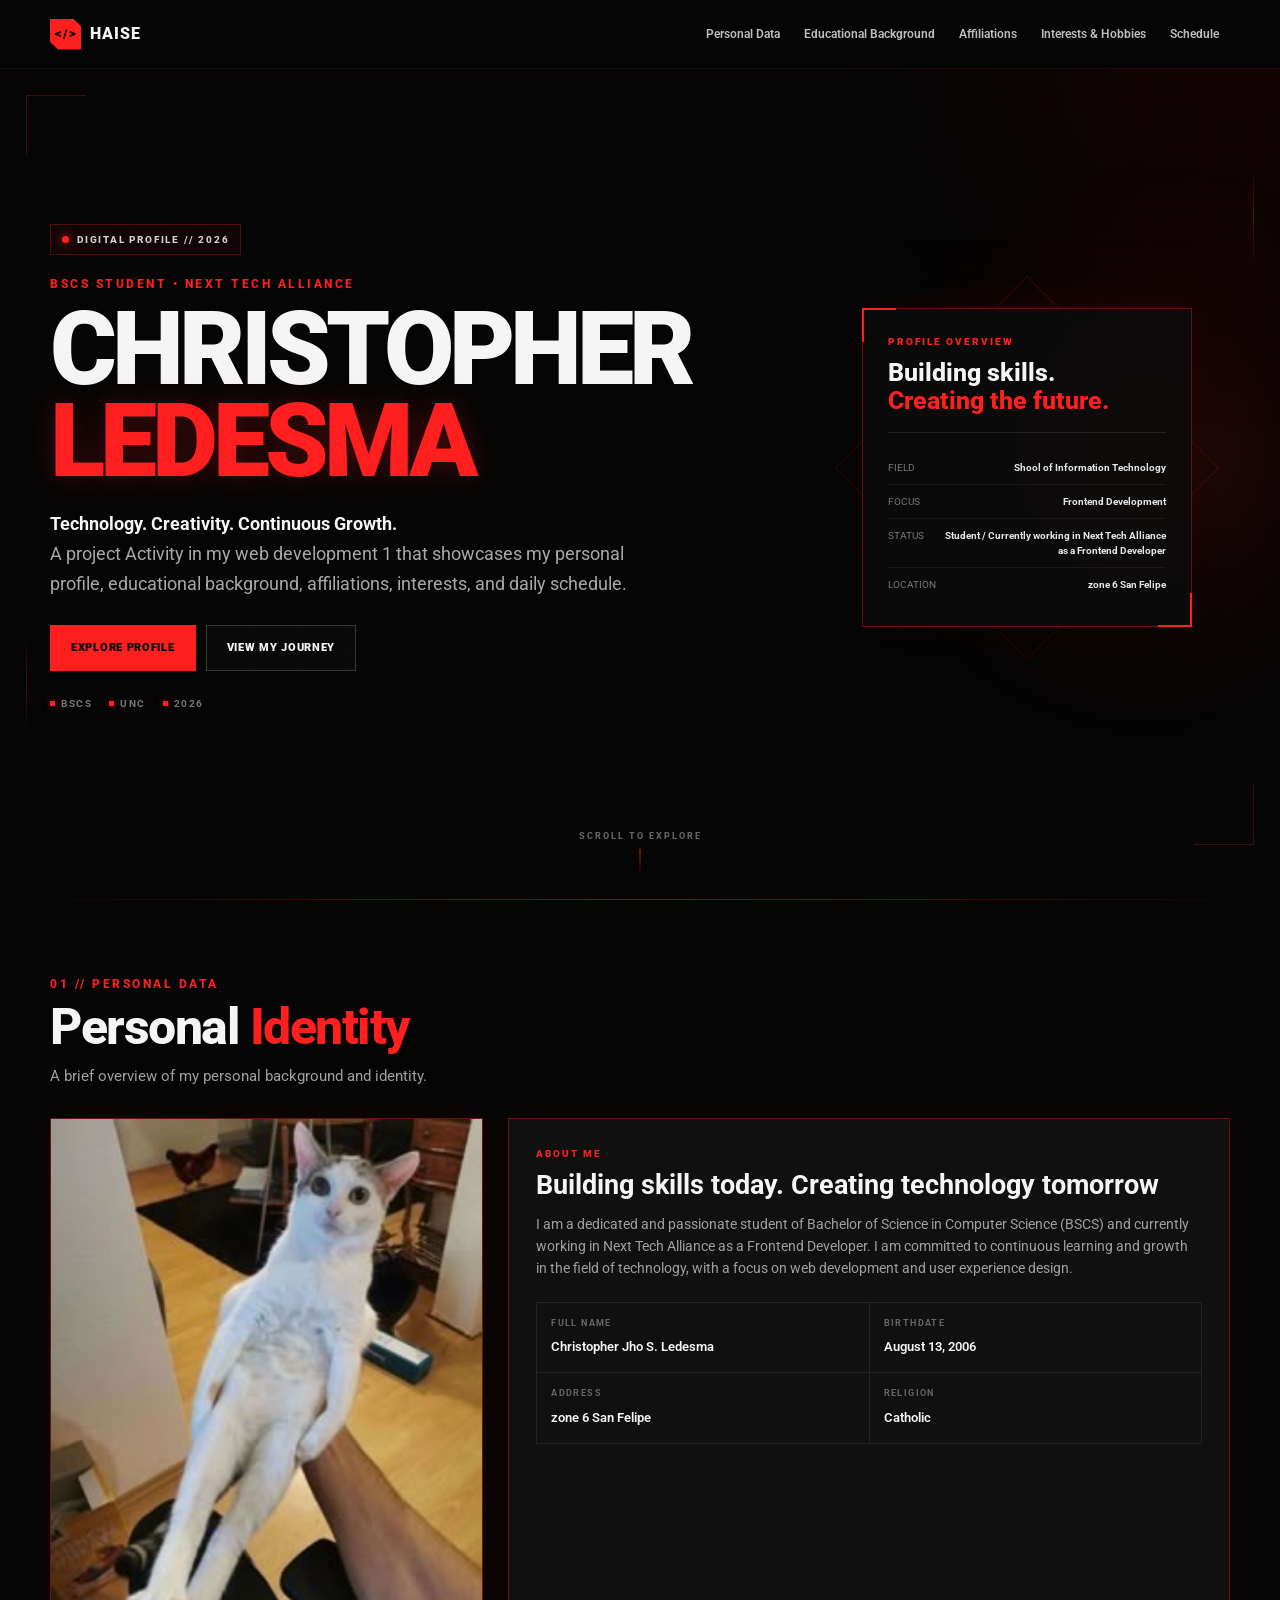
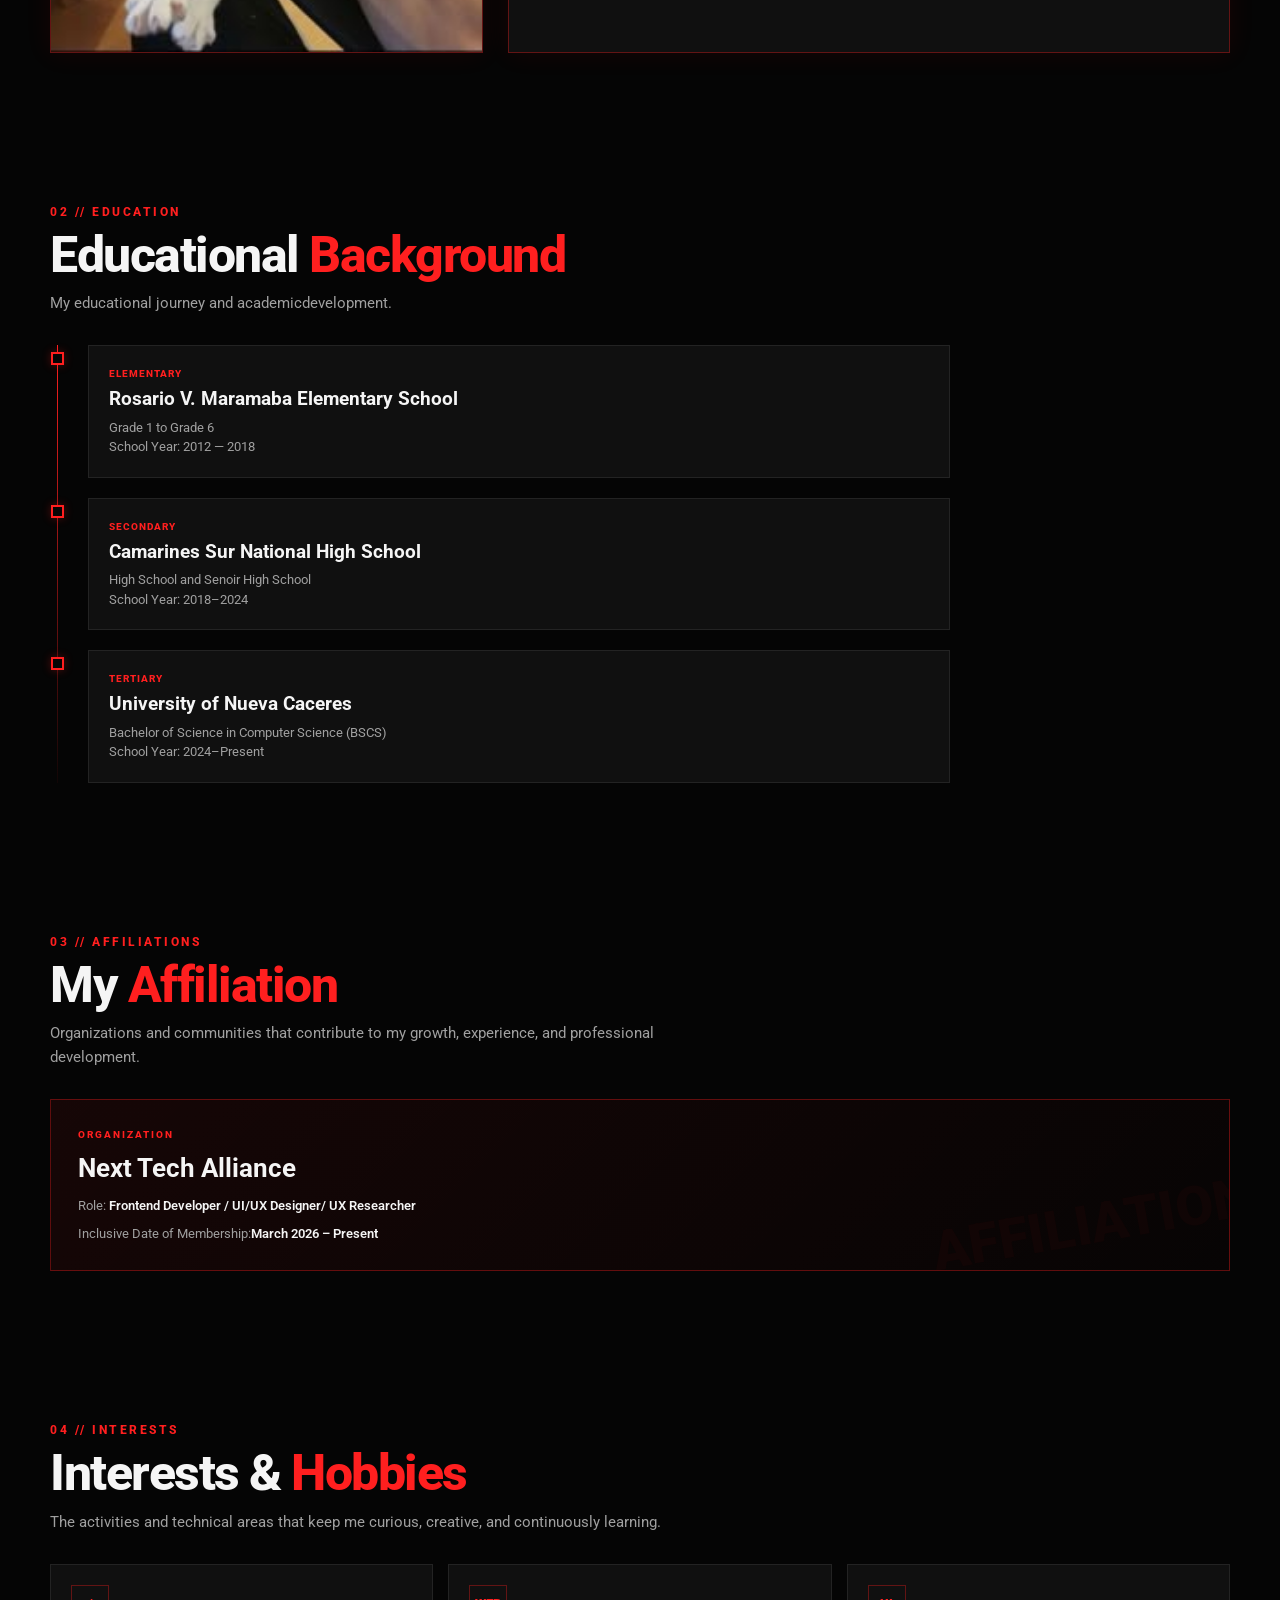
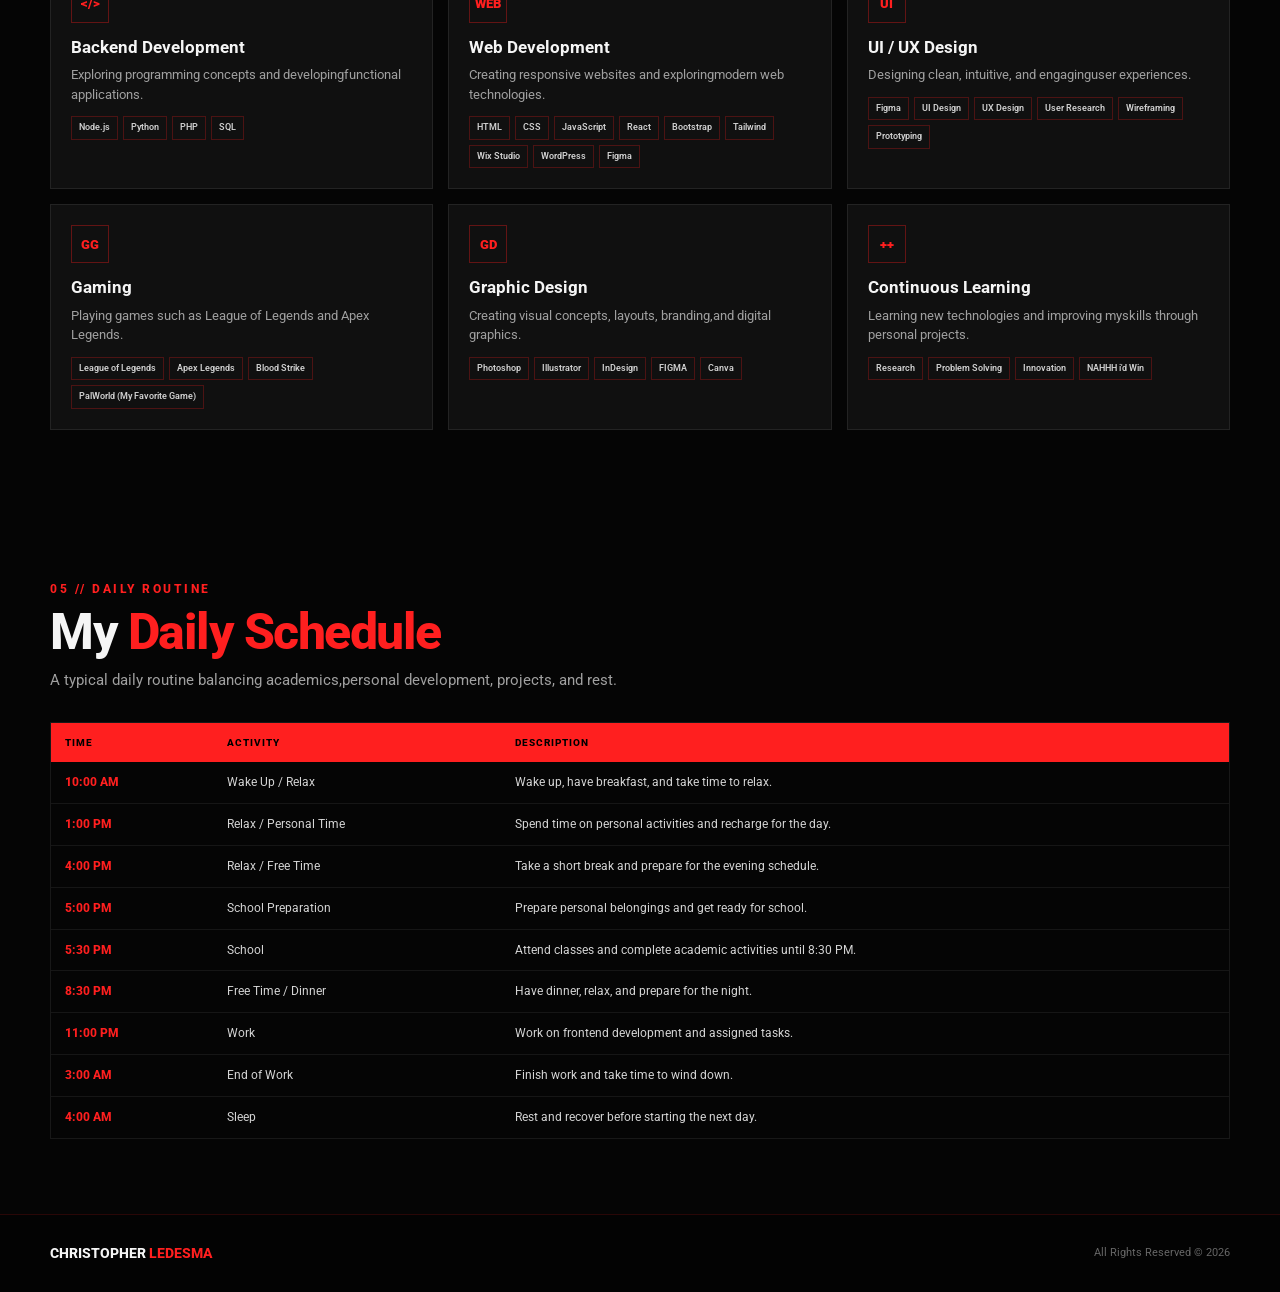
<file: index.html>
<!DOCTYPE html>
<html lang="en">

<head>
  <meta charset="UTF-8">
  <meta name="viewport" content="width=device-width, initial-scale=1.0">
  <meta name="description" content="Digital Profile - Personal Student Profile 2026">

  <title>LEDESMA Web DEV Activity</title>

  <!-- ROBOTO FONT -->
  <link rel="preconnect" href="https://fonts.googleapis.com">
  <link rel="preconnect" href="https://fonts.gstatic.com" crossorigin>
  <link href="https://fonts.googleapis.com/css2?family=Roboto:wght@400;500;700&display=swap" rel="stylesheet">

  <link rel="stylesheet" href="style.css">

</head>


<body>
                       <!-- NAVIGATION BAR -->
  <header class="navbar">

    <div class="container nav-container">
      <a href="#home" class="logo">
        <span class="logo-symbol">&lt;/&gt;</span>
        <span>HAISE</span>
      </a>

      <ul class="nav-links" id="navLinks">

        <li><a href="#personal">Personal Data</a></li>
        <li><a href="#education">Educational Background</a></li>
        <li><a href="#affiliations">Affiliations</a></li>
        <li><a href="#interests">Interests & Hobbies</a></li>
        <li><a href="#schedule">Schedule</a></li>
      </ul>
    </div>

  </header>

                <!-- HERO SECTION OR LANDING PAGE -->
  <main>

    <section class="hero" id="home">

      <div class="hero-corner top-left"></div>
      <div class="hero-corner bottom-right"></div>
      <div class="hero-line left"></div>
      <div class="hero-line right"></div>

      <div class="container">
        <div class="hero-content">

          <div class="hero-copy">
            <div class="hero-status">
              <span class="status-dot"></span>Digital Profile // 2026</div>

            <div class="hero-eyebrow">BSCS Student • NEXT TECH ALLIANCE  </div>
            <h1 class="hero-name">CHRISTOPHER<br><span>LEDESMA</span></h1>

            <p class="hero-subtitle">
              <strong>Technology. Creativity. Continuous Growth.</strong><br>
              A project Activity in my web development 1 
              that showcases my personal profile, educational background, affiliations, interests, and daily schedule.
            </p>

            <div class="hero-buttons">
              <a href="#personal" class="btn btn-primary">EXPLORE PROFILE</a>
              <a href="#education" class="btn btn-secondary">VIEW MY JOURNEY</a>
            </div>

            <div class="hero-meta">
              <span>BSCS</span>
              <span>UNC</span>
              <span>2026</span>
            </div>
          </div>

                      <!--LEFT HERO PANEL -->
          <div class="hero-panel" aria-hidden="true">
            <div class="hero-card">

              <div class="hero-card-label">Profile Overview</div>
              <div class="hero-card-title">Building skills.<br><span>Creating the future.</span></div>
              <div class="hero-card-line"></div>
              <div class="hero-stat"><span>FIELD</span><strong>Shool of Information Technology</strong></div>
              <div class="hero-stat"><span>FOCUS</span><strong>Frontend Development</strong></div>
              <div class="hero-stat"><span>STATUS</span>
                <strong>Student / Currently working in Next Tech Alliance as a Frontend Developer</strong></div>
              <div class="hero-stat"><span>LOCATION</span><strong>zone 6 San Felipe</strong></div>

            </div>
          </div>
        </div>
      </div>

      <div class="hero-scroll">Scroll to explore</div>
    </section>

             <!-- PERSONAL INFORMATION -->

    <section class="section" id="personal">

    <div class="container">

        <div class="section-header">

            <div class="section-number">01 // Personal Data</div>
            <h2 class="section-title">Personal <span>Identity</span></h2>
            <p class="section-description">A brief overview of my personal background and identity.</p>
            
        </div>


        <div class="profile-layout">

            <!-- A CAT PICTURE NYAK NYAK  -->
            <div class="photo-card"><img src="CAT.jpg" alt="Profile Picture" class="profile-photo"></div>

            <!-- PERSONAL INFORMATION -->
            <div class="info-card">

                <div class="mini-label">About Me</div>
                <h3 class="bio-title">Building skills today. Creating technology tomorrow</h3>
                <p class="bio-text">
                    I am a dedicated and passionate student of Bachelor of
                    Science in Computer Science (BSCS) and currently working
                    in Next Tech Alliance as a Frontend Developer. I am
                    committed to continuous learning and growth in the field
                    of technology, with a focus on web development and user
                    experience design.
                </p>


                <div class="data-grid">

                    <div class="data-item">
                        <label>Full Name</label>
                        <strong>Christopher Jho S. Ledesma</strong>
                    </div>

                    <div class="data-item">
                        <label>Birthdate</label>
                        <strong>August 13, 2006</strong>
                    </div>

                    <div class="data-item">
                        <label>Address</label>
                        <strong>zone 6 San Felipe</strong>
                    </div>

                    <div class="data-item">
                        <label>Religion</label>
                        <strong>Catholic</strong>
                    </div>
                </div>
            </div>
        </div>
    </div>

    </section>

            <!-- EDUCATIONAL BACKGROUND -->
    <section class="section" id="education">

      <div class="container">

        <div class="section-header">

          <div class="section-number">02 // Education</div>
          <h2 class="section-title">Educational <span>Background</span></h2>
          <p class="section-description">My educational journey and academicdevelopment.</p>

        </div>


        <div class="timeline">

          <!-- ELEMENTARY -->

          <div class="timeline-item">
            <div class="timeline-dot"></div>
            <div class="timeline-card">

              <div class="timeline-year">ELEMENTARY</div>
              <h3>Rosario V. Maramaba Elementary School</h3>
              <p>Grade 1 to Grade 6<br>School Year: 2012 — 2018</p>

            </div>

          </div>

          <!-- SECONDARY -->

          <div class="timeline-item">
            <div class="timeline-dot"></div>
            <div class="timeline-card">

              <div class="timeline-year">SECONDARY</div>
              <h3>Camarines Sur National High School</h3>
              <p>High School and Senoir High School<br>School Year: 2018–2024 </p>

            </div>

          </div>

          <!-- TERTIARY -->

          <div class="timeline-item">
            <div class="timeline-dot"></div>
            <div class="timeline-card">

              <div class="timeline-year">TERTIARY</div>
              <h3>University of Nueva Caceres</h3>
              <p>Bachelor of Science in Computer Science (BSCS)<br>School Year: 2024–Present
              </p>

            </div>

          </div>
        </div>
      </div>
    </section>

                <!-- AFFILIATIONS -->
    <section class="section" id="affiliations">
        <div class="container">

            <div class="section-header">

                <div class="section-number">03 // Affiliations</div>
                <h2 class="section-title">My <span>Affiliation</span></h2>
                <p class="section-description">
                    Organizations and communities that contribute
                    to my growth, experience, and professional development.
                </p>

            </div>

            <div class="affiliation-card">

                <div class="mini-label">Organization</div>
                <h3>Next Tech Alliance</h3>
                <p class="affiliation-date">
                    Role: <strong>Frontend Developer / UI/UX Designer/ UX Researcher</strong>
                </p>
                <p class="affiliation-date">Inclusive Date of Membership:<strong>March 2026 – Present</strong></p>

            </div>

        </div>
    </section>

                <!-- INTERESTS AND HOBBIES -->
    <section class="section" id="interests">

        <div class="container">
            <div class="section-header">

                <div class="section-number">04 // Interests</div>
                <h2 class="section-title">Interests & <span>Hobbies</span></h2>
                <p class="section-description">
                    The activities and technical areas that keep me curious,
                    creative, and continuously learning.
                </p>

            </div>

            <div class="interest-grid">

                <!-- PROGRAMMING LANGUAGES -->
                <article class="interest-card">
                    <div class="interest-icon">&lt;/&gt;</div>

                    <h3>Backend Development</h3>
                    <p>Exploring programming concepts and developingfunctional applications.</p>

                    <div class="skill-tags">
                        <span class="tag">Node.js</span>
                        <span class="tag">Python</span>
                        <span class="tag">PHP</span>
                        <span class="tag">SQL</span>
                    </div>
                </article>

                <!-- FRONTEND DEVELOPMENT -->
                <article class="interest-card">
                    <div class="interest-icon">WEB</div>

                    <h3>Web Development</h3>
                    <p>Creating responsive websites and exploringmodern web technologies.</p>

                    <div class="skill-tags">
                        <span class="tag">HTML</span>
                        <span class="tag">CSS</span>
                        <span class="tag">JavaScript</span>
                        <span class="tag">React</span>
                        <span class="tag">Bootstrap</span>
                        <span class="tag">Tailwind</span>
                        <span class="tag">Wix Studio</span>
                        <span class="tag">WordPress</span>
                        <span class="tag">Figma</span>
                    </div>
                </article>

                <!-- UI / UX DESIGN -->
                <article class="interest-card">
                    <div class="interest-icon">UI</div>

                    <h3>UI / UX Design</h3>
                    <p>Designing clean, intuitive, and engaginguser experiences.</p>

                    <div class="skill-tags">
                        <span class="tag">Figma</span>
                        <span class="tag">UI Design</span>
                        <span class="tag">UX Design</span>
                        <span class="tag">User Research</span>
                        <span class="tag">Wireframing</span>
                        <span class="tag">Prototyping</span>

                    </div>
                </article>

                <!-- PLaying Games -->
                <article class="interest-card">
                    <div class="interest-icon">GG</div>

                    <h3>Gaming</h3>
                    <p>Playing games such as League of Legends and Apex Legends.</p>

                    <div class="skill-tags">
                        <span class="tag">League of Legends</span>
                        <span class="tag">Apex Legends</span>
                        <span class="tag">Blood Strike</span>
                        <span class="tag">PalWorld (My Favorite Game)</span>
                    </div>
                </article>

                <!-- GRAPHIC DESIGN -->
                <article class="interest-card">
                    <div class="interest-icon">GD</div>

                    <h3>Graphic Design</h3>
                    <p>Creating visual concepts, layouts, branding,and digital graphics.</p>

                    <div class="skill-tags">
                        <span class="tag">Photoshop</span>
                        <span class="tag">Illustrator</span>
                        <span class="tag">InDesign</span>
                        <span class="tag">FIGMA</span>
                        <span class="tag">Canva</span>
                    </div>

                </article>

                <!-- CONTINUOUS LEARNING -->
                <article class="interest-card">
                    <div class="interest-icon">++</div>

                    <h3>Continuous Learning</h3>
                    <p>Learning new technologies and improving myskills through personal projects.</p>

                    <div class="skill-tags">
                        <span class="tag">Research</span>
                        <span class="tag">Problem Solving</span>
                        <span class="tag">Innovation</span>
                        <span class="tag">NAHHH i'd Win</span>
                    </div>

                </article>

            </div>

        </div>

    </section>

                    <!-- My DAILY SCHEDULE -->
    <section class="section" id="schedule">
        <div class="container">

            <div class="section-header">
              
                <div class="section-number">05 // Daily Routine</div>
                <h2 class="section-title">My <span>Daily Schedule</span></h2>
                <p class="section-description">A typical daily routine balancing academics,personal development, projects, and rest.</p>

            </div>

            <div class="schedule-wrapper">
                <table class="schedule">

                    <thead>
                        <tr>
                            <th>Time</th>
                            <th>Activity</th>
                            <th>Description</th>
                        </tr>
                    </thead>

              <tbody>

              <tr>
                  <td class="time">10:00 AM</td>
                  <td>Wake Up / Relax</td>
                  <td>Wake up, have breakfast, and take time to relax.</td>
              </tr>

              <tr>
                  <td class="time">1:00 PM</td>
                  <td>Relax / Personal Time</td>
                  <td>Spend time on personal activities and recharge for the day.</td>
              </tr>

              <tr>
                  <td class="time">4:00 PM</td>
                  <td>Relax / Free Time</td>
                  <td>Take a short break and prepare for the evening schedule.</td>
              </tr>

              <tr>
                  <td class="time">5:00 PM</td>
                  <td>School Preparation</td>
                  <td>Prepare personal belongings and get ready for school.</td>
              </tr>

              <tr>
                  <td class="time">5:30 PM</td>
                  <td>School</td>
                  <td>Attend classes and complete academic activities until 8:30 PM.</td>
              </tr>

              <tr>
                  <td class="time">8:30 PM</td>
                  <td>Free Time / Dinner</td>
                  <td>Have dinner, relax, and prepare for the night.</td>
              </tr>

              <tr>
                  <td class="time">11:00 PM</td>
                  <td>Work</td>
                  <td>Work on frontend development and assigned tasks.</td>
              </tr>

              <tr>
                  <td class="time">3:00 AM</td>
                  <td>End of Work</td>
                  <td>Finish work and take time to wind down.</td>
              </tr>

              <tr>
                  <td class="time">4:00 AM</td>
                  <td>Sleep</td>
                  <td>Rest and recover before starting the next day.</td>
              </tr>

          </tbody>

                </table>
            </div>

        </div>
    </section>

    </main>

               <!-- FOOTER SECTION -->
  <footer>

    <div class="container footer-content">

      <div class="footer-name">CHRISTOPHER <span>LEDESMA</span></div>
      <div class="copyright">All Rights Reserved © 2026</div>

    </div>

  </footer>

</body>
</html>
</file>
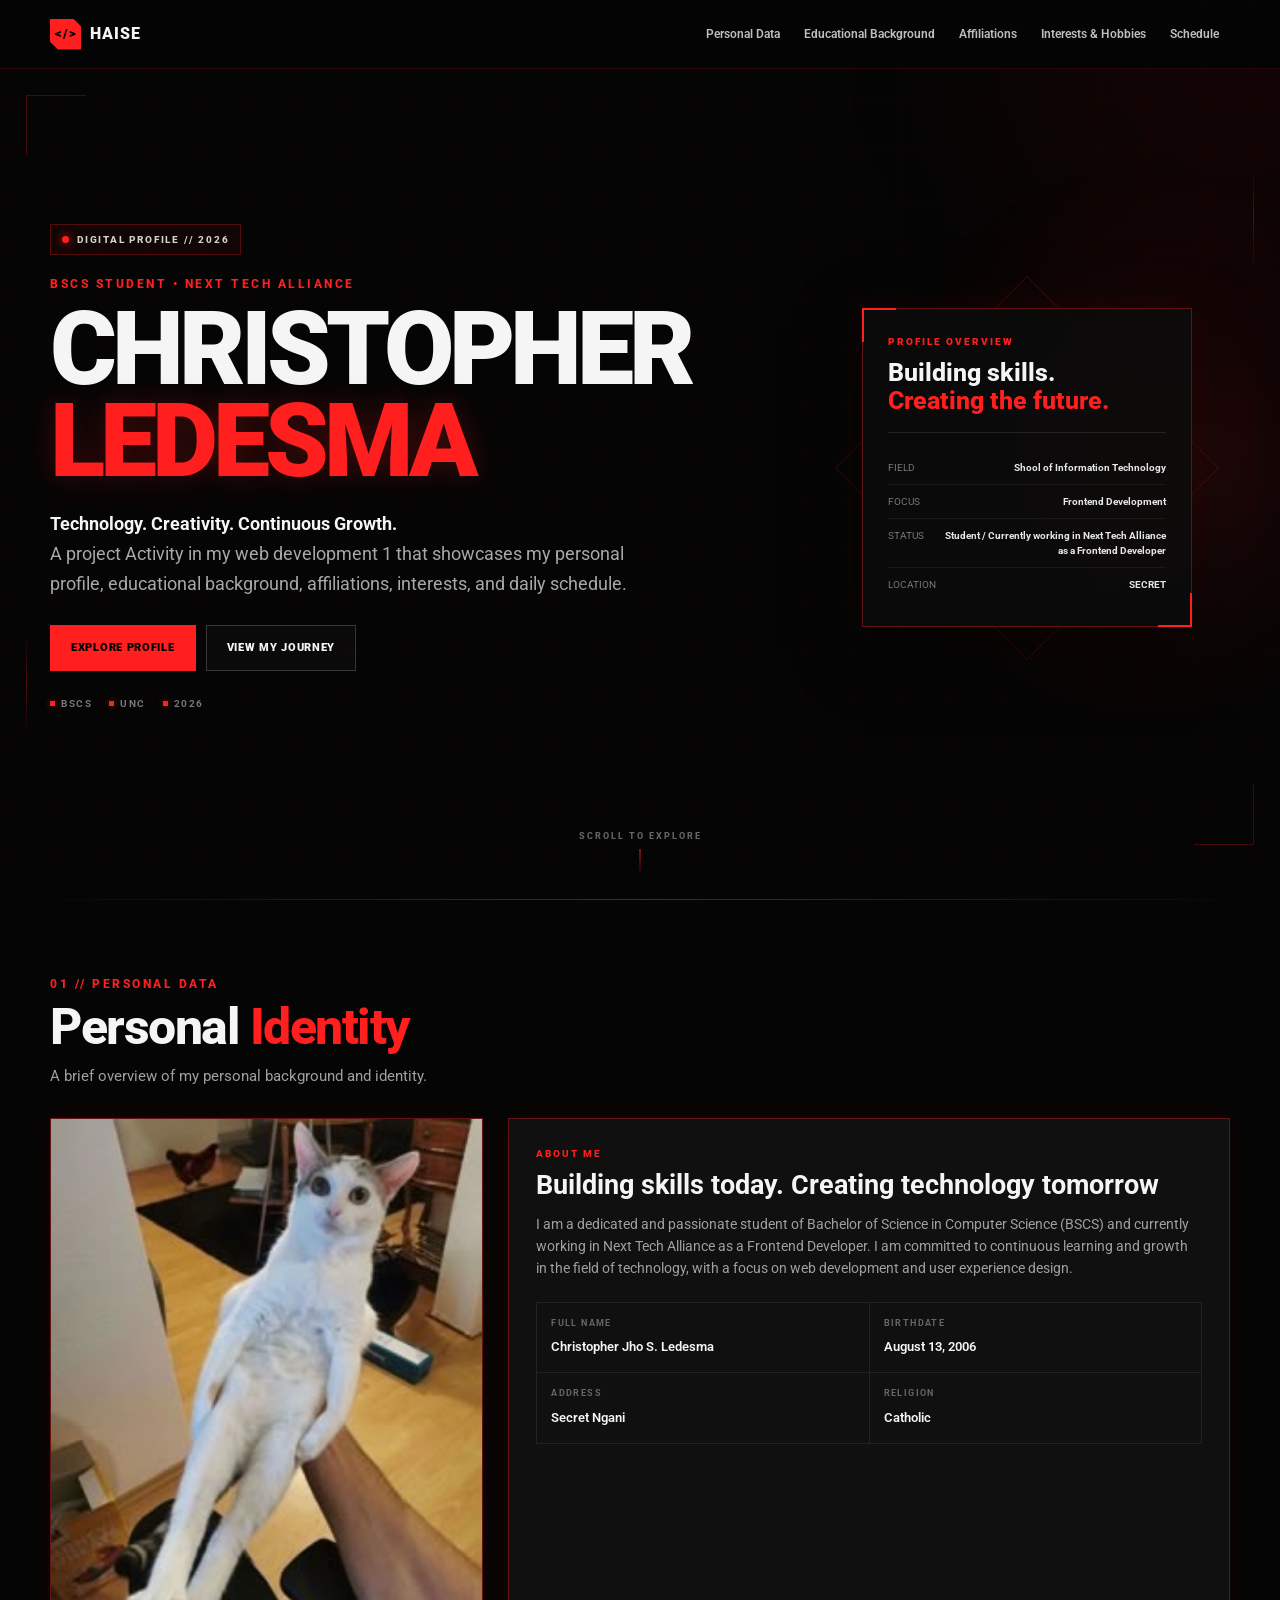
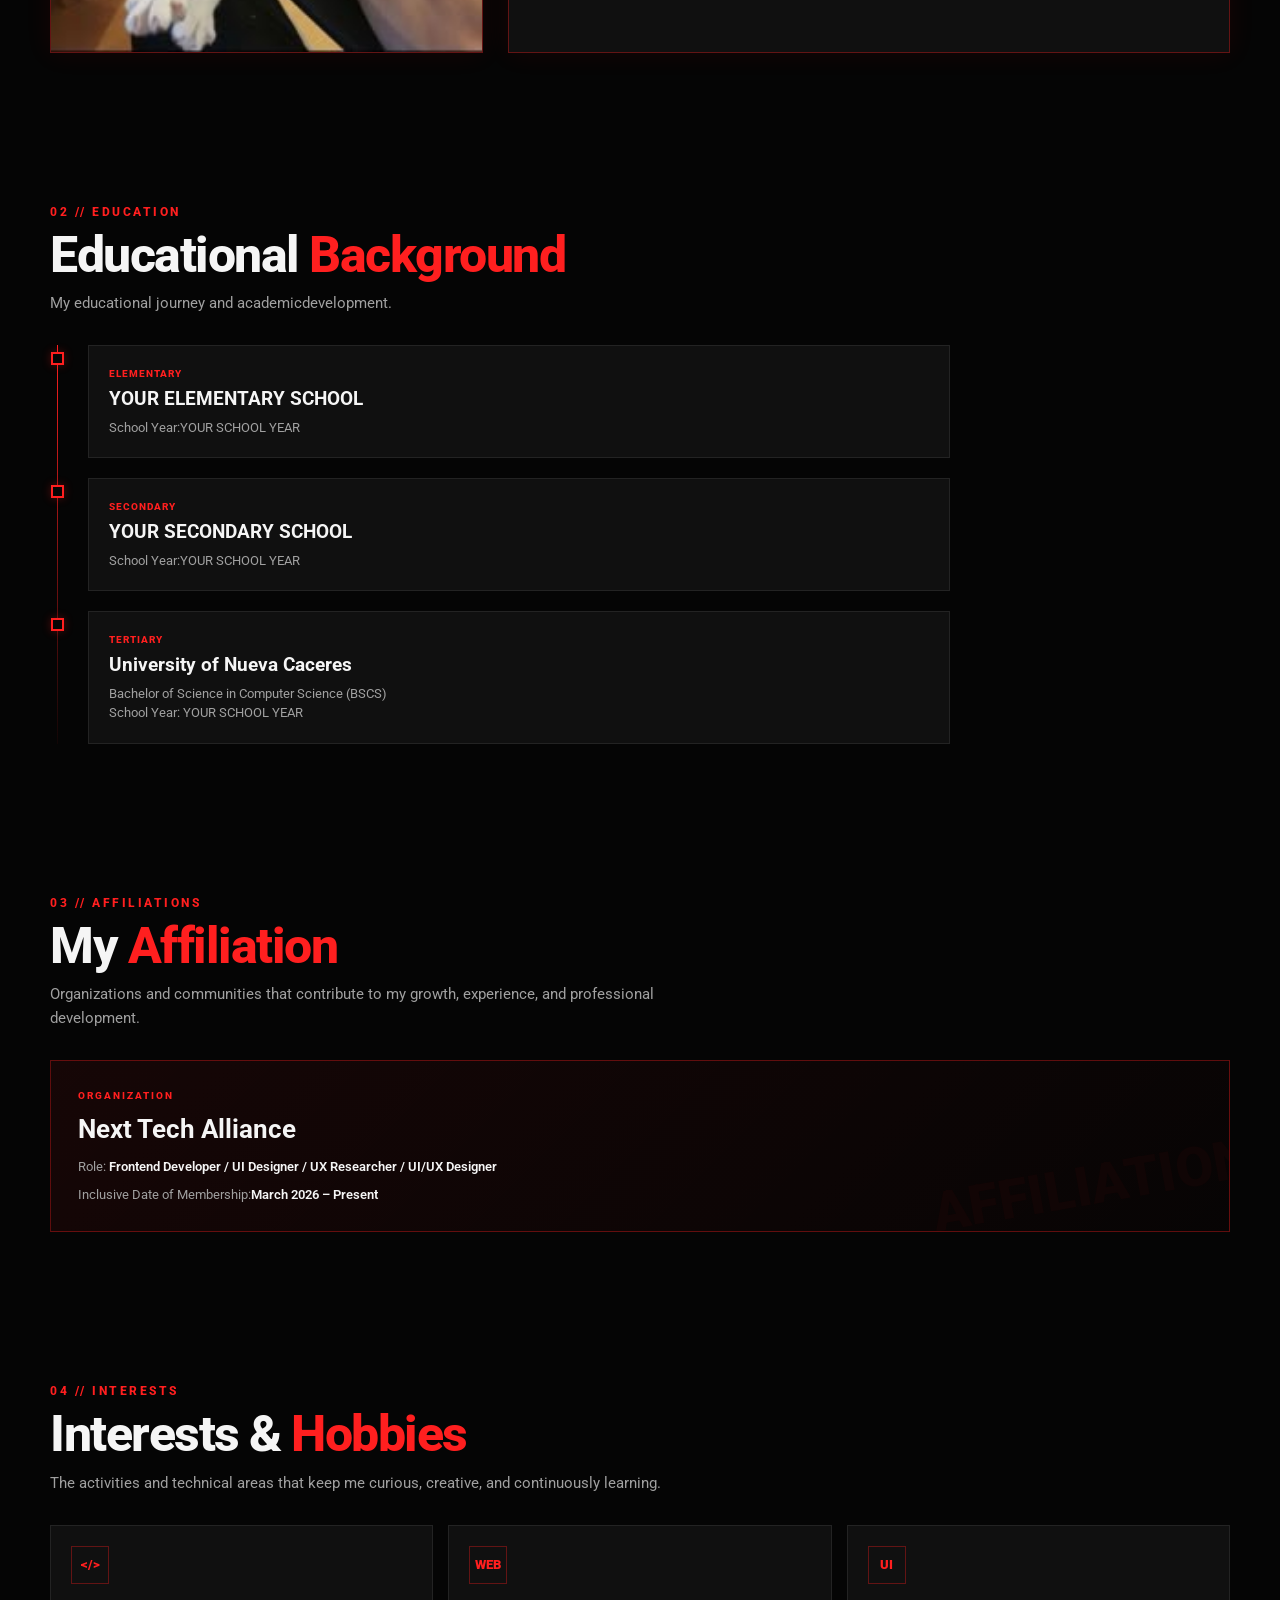
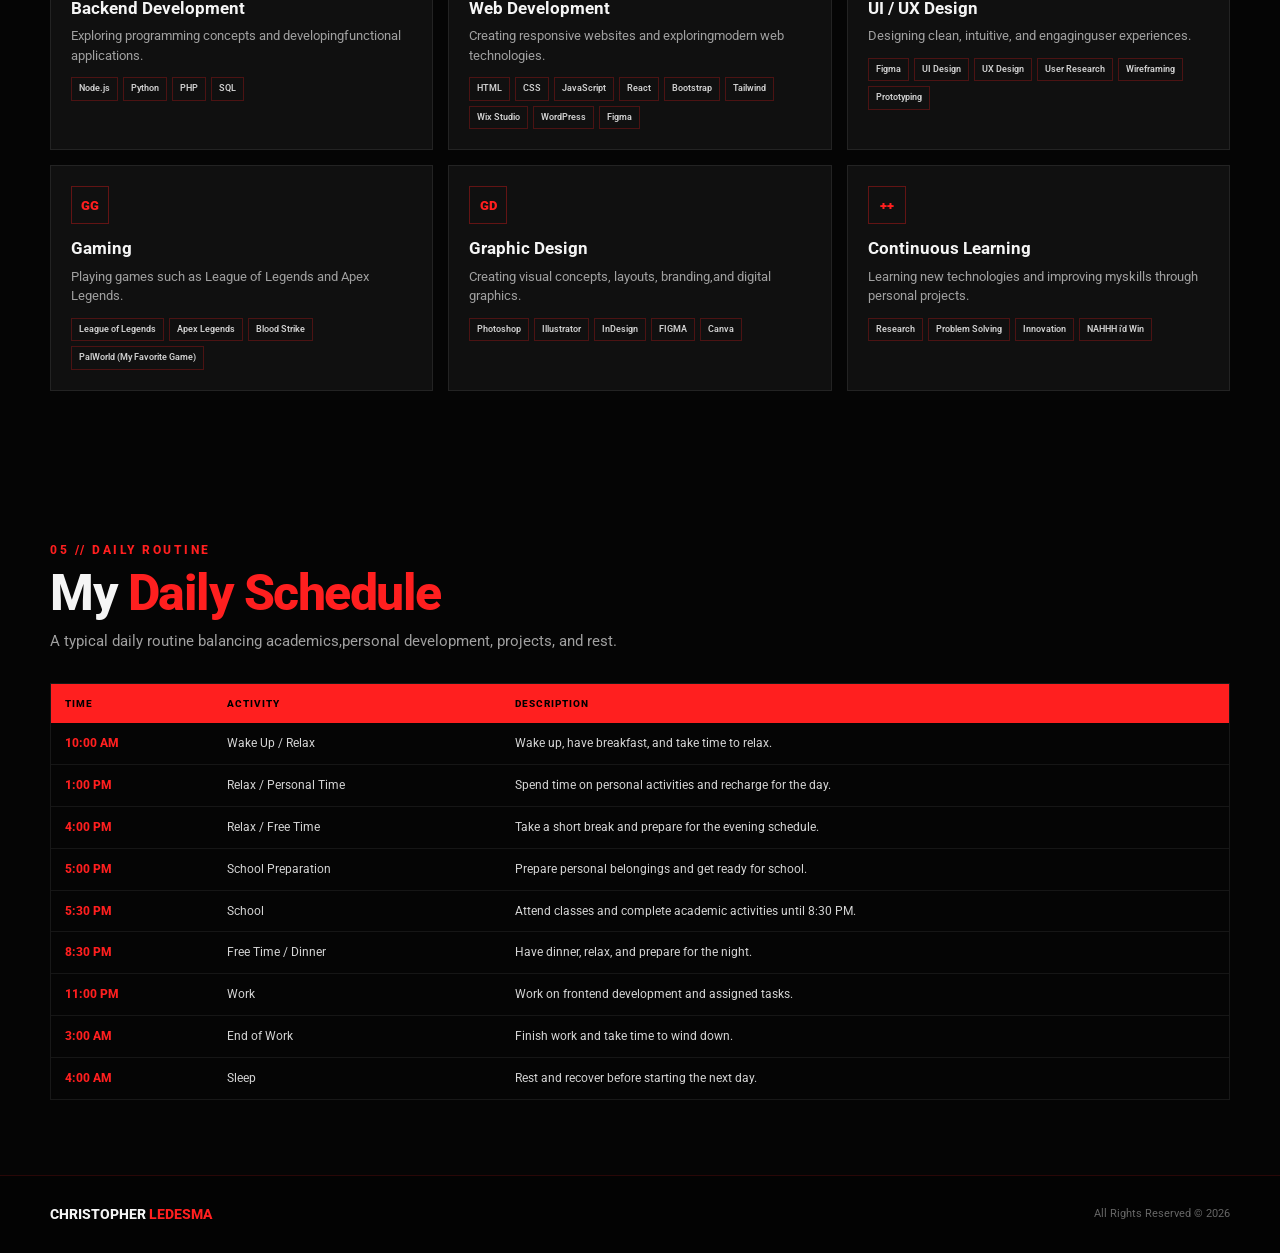
<file: Digital Profile/index.html>
<!DOCTYPE html>
<html lang="en">

<head>
  <meta charset="UTF-8">
  <meta name="viewport" content="width=device-width, initial-scale=1.0">
  <meta name="description" content="Digital Profile - Personal Student Profile 2026">

  <title>Digital Profile | 2026</title>

  <!-- ROBOTO FONT -->
  <link rel="preconnect" href="https://fonts.googleapis.com">
  <link rel="preconnect" href="https://fonts.gstatic.com" crossorigin>
  <link href="https://fonts.googleapis.com/css2?family=Roboto:wght@400;500;700&display=swap" rel="stylesheet">

  <link rel="stylesheet" href="style.css">

</head>


<body>
                       <!-- NAVIGATION BAR -->
  <header class="navbar">

    <div class="container nav-container">
      <a href="#home" class="logo">
        <span class="logo-symbol">&lt;/&gt;</span>
        <span>HAISE</span>
      </a>

      <ul class="nav-links" id="navLinks">

        <li><a href="#personal">Personal Data</a></li>
        <li><a href="#education">Educational Background</a></li>
        <li><a href="#affiliations">Affiliations</a></li>
        <li><a href="#interests">Interests & Hobbies</a></li>
        <li><a href="#schedule">Schedule</a></li>
      </ul>
    </div>

  </header>

                <!-- HERO SECTION OR LANDING PAGE -->
  <main>

    <section class="hero" id="home">

      <div class="hero-corner top-left"></div>
      <div class="hero-corner bottom-right"></div>
      <div class="hero-line left"></div>
      <div class="hero-line right"></div>

      <div class="container">
        <div class="hero-content">

          <div class="hero-copy">
            <div class="hero-status">
              <span class="status-dot"></span>Digital Profile // 2026</div>

            <div class="hero-eyebrow">BSCS Student • NEXT TECH ALLIANCE  </div>
            <h1 class="hero-name">CHRISTOPHER<br><span>LEDESMA</span></h1>

            <p class="hero-subtitle">
              <strong>Technology. Creativity. Continuous Growth.</strong><br>
              A project Activity in my web development 1 
              that showcases my personal profile, educational background, affiliations, interests, and daily schedule.
            </p>

            <div class="hero-buttons">
              <a href="#personal" class="btn btn-primary">EXPLORE PROFILE</a>
              <a href="#education" class="btn btn-secondary">VIEW MY JOURNEY</a>
            </div>

            <div class="hero-meta">
              <span>BSCS</span>
              <span>UNC</span>
              <span>2026</span>
            </div>
          </div>

                      <!--LEFT HERO PANEL -->
          <div class="hero-panel" aria-hidden="true">
            <div class="hero-card">

              <div class="hero-card-label">Profile Overview</div>
              <div class="hero-card-title">Building skills.<br><span>Creating the future.</span></div>
              <div class="hero-card-line"></div>
              <div class="hero-stat"><span>FIELD</span><strong>Shool of Information Technology</strong></div>
              <div class="hero-stat"><span>FOCUS</span><strong>Frontend Development</strong></div>
              <div class="hero-stat"><span>STATUS</span>
                <strong>Student / Currently working in Next Tech Alliance as a Frontend Developer</strong></div>
              <div class="hero-stat"><span>LOCATION</span><strong>SECRET</strong></div>

            </div>
          </div>
        </div>
      </div>

      <div class="hero-scroll">Scroll to explore</div>
    </section>

             <!-- PERSONAL INFORMATION -->

    <section class="section" id="personal">

    <div class="container">

        <div class="section-header">

            <div class="section-number">01 // Personal Data</div>
            <h2 class="section-title">Personal <span>Identity</span></h2>
            <p class="section-description">A brief overview of my personal background and identity.</p>
            
        </div>


        <div class="profile-layout">

            <!-- A CAT PICTURE NYAK NYAK  -->
            <div class="photo-card"><img src="CAT.jpg" alt="Profile Picture" class="profile-photo"></div>

            <!-- PERSONAL INFORMATION -->
            <div class="info-card">

                <div class="mini-label">About Me</div>
                <h3 class="bio-title">Building skills today. Creating technology tomorrow</h3>
                <p class="bio-text">
                    I am a dedicated and passionate student of Bachelor of
                    Science in Computer Science (BSCS) and currently working
                    in Next Tech Alliance as a Frontend Developer. I am
                    committed to continuous learning and growth in the field
                    of technology, with a focus on web development and user
                    experience design.
                </p>


                <div class="data-grid">

                    <div class="data-item">
                        <label>Full Name</label>
                        <strong>Christopher Jho S. Ledesma</strong>
                    </div>

                    <div class="data-item">
                        <label>Birthdate</label>
                        <strong>August 13, 2006</strong>
                    </div>

                    <div class="data-item">
                        <label>Address</label>
                        <strong>Secret Ngani</strong>
                    </div>

                    <div class="data-item">
                        <label>Religion</label>
                        <strong>Catholic</strong>
                    </div>
                </div>
            </div>
        </div>
    </div>

    </section>

            <!-- EDUCATIONAL BACKGROUND -->
    <section class="section" id="education">

      <div class="container">

        <div class="section-header">

          <div class="section-number">02 // Education</div>
          <h2 class="section-title">Educational <span>Background</span></h2>
          <p class="section-description">My educational journey and academicdevelopment.</p>

        </div>


        <div class="timeline">

          <!-- ELEMENTARY -->

          <div class="timeline-item">
            <div class="timeline-dot"></div>
            <div class="timeline-card">

              <div class="timeline-year">ELEMENTARY</div>
              <h3>YOUR ELEMENTARY SCHOOL</h3>
              <p>School Year:YOUR SCHOOL YEAR</p>

            </div>

          </div>

          <!-- SECONDARY -->

          <div class="timeline-item">
            <div class="timeline-dot"></div>
            <div class="timeline-card">

              <div class="timeline-year">SECONDARY</div>
              <h3>YOUR SECONDARY SCHOOL</h3>
              <p>School Year:YOUR SCHOOL YEAR</p>

            </div>

          </div>

          <!-- TERTIARY -->

          <div class="timeline-item">
            <div class="timeline-dot"></div>
            <div class="timeline-card">

              <div class="timeline-year">TERTIARY</div>
              <h3>University of Nueva Caceres</h3>
              <p>Bachelor of Science in Computer Science (BSCS)<br>School Year: YOUR SCHOOL YEAR
              </p>

            </div>

          </div>
        </div>
      </div>
    </section>

                <!-- AFFILIATIONS -->
    <section class="section" id="affiliations">
        <div class="container">

            <div class="section-header">

                <div class="section-number">03 // Affiliations</div>
                <h2 class="section-title">My <span>Affiliation</span></h2>
                <p class="section-description">
                    Organizations and communities that contribute
                    to my growth, experience, and professional development.
                </p>

            </div>

            <div class="affiliation-card">

                <div class="mini-label">Organization</div>
                <h3>Next Tech Alliance</h3>
                <p class="affiliation-date">
                    Role: <strong>Frontend Developer / UI Designer / UX Researcher / UI/UX Designer</strong>
                </p>
                <p class="affiliation-date">Inclusive Date of Membership:<strong>March 2026 – Present</strong></p>

            </div>

        </div>
    </section>

                <!-- INTERESTS AND HOBBIES -->
    <section class="section" id="interests">

        <div class="container">
            <div class="section-header">

                <div class="section-number">04 // Interests</div>
                <h2 class="section-title">Interests & <span>Hobbies</span></h2>
                <p class="section-description">
                    The activities and technical areas that keep me curious,
                    creative, and continuously learning.
                </p>

            </div>

            <div class="interest-grid">

                <!-- PROGRAMMING LANGUAGES -->
                <article class="interest-card">
                    <div class="interest-icon">&lt;/&gt;</div>

                    <h3>Backend Development</h3>
                    <p>Exploring programming concepts and developingfunctional applications.</p>

                    <div class="skill-tags">
                        <span class="tag">Node.js</span>
                        <span class="tag">Python</span>
                        <span class="tag">PHP</span>
                        <span class="tag">SQL</span>
                    </div>
                </article>

                <!-- FRONTEND DEVELOPMENT -->
                <article class="interest-card">
                    <div class="interest-icon">WEB</div>

                    <h3>Web Development</h3>
                    <p>Creating responsive websites and exploringmodern web technologies.</p>

                    <div class="skill-tags">
                        <span class="tag">HTML</span>
                        <span class="tag">CSS</span>
                        <span class="tag">JavaScript</span>
                        <span class="tag">React</span>
                        <span class="tag">Bootstrap</span>
                        <span class="tag">Tailwind</span>
                        <span class="tag">Wix Studio</span>
                        <span class="tag">WordPress</span>
                        <span class="tag">Figma</span>
                    </div>
                </article>

                <!-- UI / UX DESIGN -->
                <article class="interest-card">
                    <div class="interest-icon">UI</div>

                    <h3>UI / UX Design</h3>
                    <p>Designing clean, intuitive, and engaginguser experiences.</p>

                    <div class="skill-tags">
                        <span class="tag">Figma</span>
                        <span class="tag">UI Design</span>
                        <span class="tag">UX Design</span>
                        <span class="tag">User Research</span>
                        <span class="tag">Wireframing</span>
                        <span class="tag">Prototyping</span>

                    </div>
                </article>

                <!-- PLaying Games -->
                <article class="interest-card">
                    <div class="interest-icon">GG</div>

                    <h3>Gaming</h3>
                    <p>Playing games such as League of Legends and Apex Legends.</p>

                    <div class="skill-tags">
                        <span class="tag">League of Legends</span>
                        <span class="tag">Apex Legends</span>
                        <span class="tag">Blood Strike</span>
                        <span class="tag">PalWorld (My Favorite Game)</span>
                    </div>
                </article>

                <!-- GRAPHIC DESIGN -->
                <article class="interest-card">
                    <div class="interest-icon">GD</div>

                    <h3>Graphic Design</h3>
                    <p>Creating visual concepts, layouts, branding,and digital graphics.</p>

                    <div class="skill-tags">
                        <span class="tag">Photoshop</span>
                        <span class="tag">Illustrator</span>
                        <span class="tag">InDesign</span>
                        <span class="tag">FIGMA</span>
                        <span class="tag">Canva</span>
                    </div>

                </article>

                <!-- CONTINUOUS LEARNING -->
                <article class="interest-card">
                    <div class="interest-icon">++</div>

                    <h3>Continuous Learning</h3>
                    <p>Learning new technologies and improving myskills through personal projects.</p>

                    <div class="skill-tags">
                        <span class="tag">Research</span>
                        <span class="tag">Problem Solving</span>
                        <span class="tag">Innovation</span>
                        <span class="tag">NAHHH i'd Win</span>
                    </div>

                </article>

            </div>

        </div>

    </section>

                    <!-- My DAILY SCHEDULE -->
    <section class="section" id="schedule">
        <div class="container">

            <div class="section-header">
              
                <div class="section-number">05 // Daily Routine</div>
                <h2 class="section-title">My <span>Daily Schedule</span></h2>
                <p class="section-description">A typical daily routine balancing academics,personal development, projects, and rest.</p>

            </div>

            <div class="schedule-wrapper">
                <table class="schedule">

                    <thead>
                        <tr>
                            <th>Time</th>
                            <th>Activity</th>
                            <th>Description</th>
                        </tr>
                    </thead>

              <tbody>

              <tr>
                  <td class="time">10:00 AM</td>
                  <td>Wake Up / Relax</td>
                  <td>Wake up, have breakfast, and take time to relax.</td>
              </tr>

              <tr>
                  <td class="time">1:00 PM</td>
                  <td>Relax / Personal Time</td>
                  <td>Spend time on personal activities and recharge for the day.</td>
              </tr>

              <tr>
                  <td class="time">4:00 PM</td>
                  <td>Relax / Free Time</td>
                  <td>Take a short break and prepare for the evening schedule.</td>
              </tr>

              <tr>
                  <td class="time">5:00 PM</td>
                  <td>School Preparation</td>
                  <td>Prepare personal belongings and get ready for school.</td>
              </tr>

              <tr>
                  <td class="time">5:30 PM</td>
                  <td>School</td>
                  <td>Attend classes and complete academic activities until 8:30 PM.</td>
              </tr>

              <tr>
                  <td class="time">8:30 PM</td>
                  <td>Free Time / Dinner</td>
                  <td>Have dinner, relax, and prepare for the night.</td>
              </tr>

              <tr>
                  <td class="time">11:00 PM</td>
                  <td>Work</td>
                  <td>Work on frontend development and assigned tasks.</td>
              </tr>

              <tr>
                  <td class="time">3:00 AM</td>
                  <td>End of Work</td>
                  <td>Finish work and take time to wind down.</td>
              </tr>

              <tr>
                  <td class="time">4:00 AM</td>
                  <td>Sleep</td>
                  <td>Rest and recover before starting the next day.</td>
              </tr>

          </tbody>

                </table>
            </div>

        </div>
    </section>

    </main>

               <!-- FOOTER SECTION -->
  <footer>

    <div class="container footer-content">

      <div class="footer-name">CHRISTOPHER <span>LEDESMA</span></div>
      <div class="copyright">All Rights Reserved © 2026</div>

    </div>

  </footer>

</body>
</html>
</file>
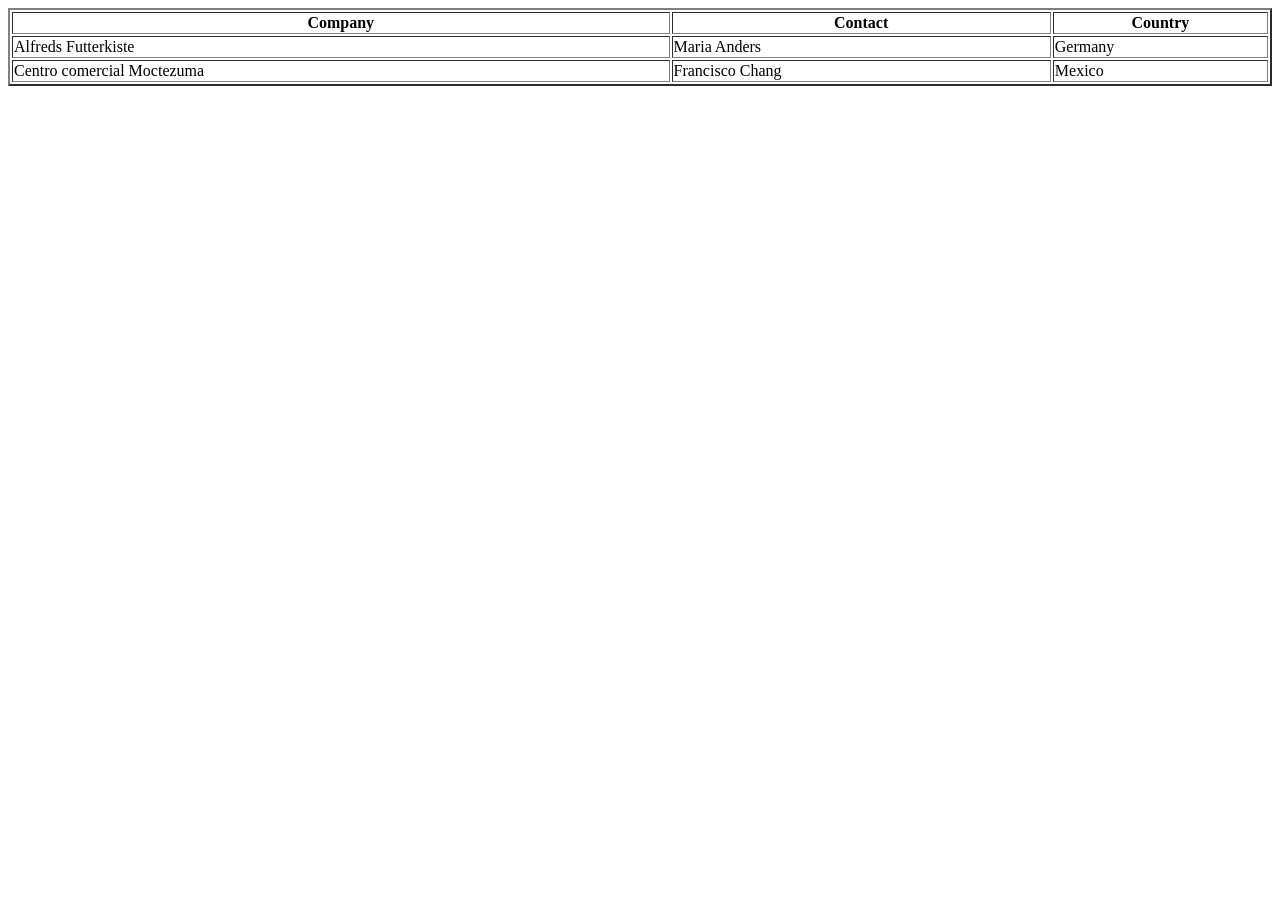
<file: WEB DEV 1 ACTIVITY/Lab-02-A.html>
<!DOCTYPE html>
<html>
<head>
    <title>Lab 02 - A</title>
</head>
<body>

<table style="width:100%" border="2">
    <tr>
        <th>Company</th>
        <th>Contact</th>
        <th>Country</th>
    </tr>

    <tr>
        <td>Alfreds Futterkiste</td>
        <td>Maria Anders</td>
        <td>Germany</td>
    </tr>

    <tr>
        <td>Centro comercial Moctezuma</td>
        <td>Francisco Chang</td>
        <td>Mexico</td>
    </tr>
</table>

</body>
</html>
</file>
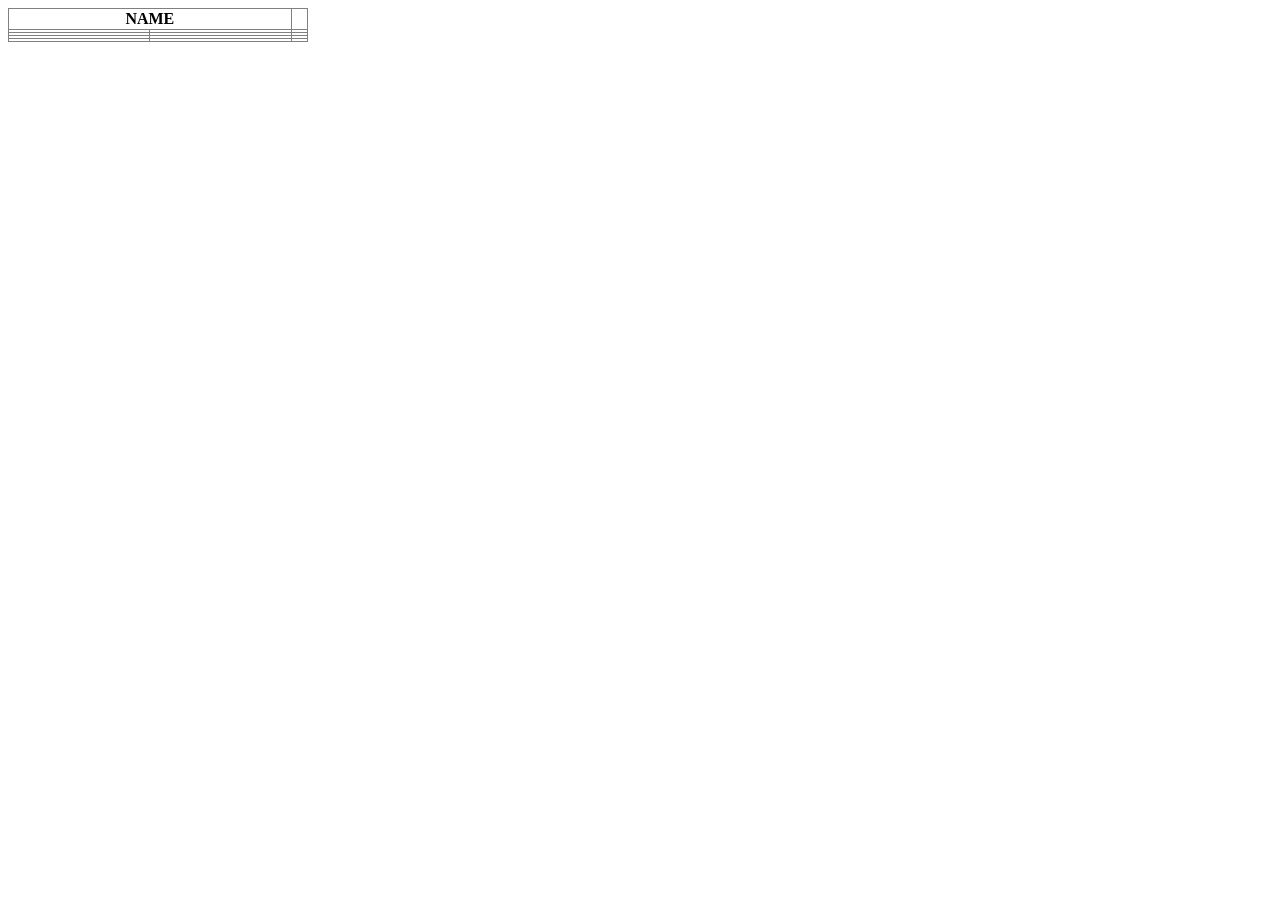
<file: WEB DEV 1 ACTIVITY/Lab-02-B.html>
<!DOCTYPE html>
<html>
<head>
    <title>Lab 02 - B</title>
</head>
<body>

<table border="1" style="width:300px; border-collapse:collapse;">
    <tr>
        <th colspan="2">NAME</th>
        <th></th>
    </tr>

    <tr>
        <td></td>
        <td></td>
        <td></td>
    </tr>

    <tr>
        <td></td>
        <td></td>
        <td></td>
    </tr>

    <tr>
        <td></td>
        <td></td>
        <td></td>
    </tr>

    <tr>
        <td></td>
        <td></td>
        <td></td>
    </tr>
</table>

</body>
</html>
</file>
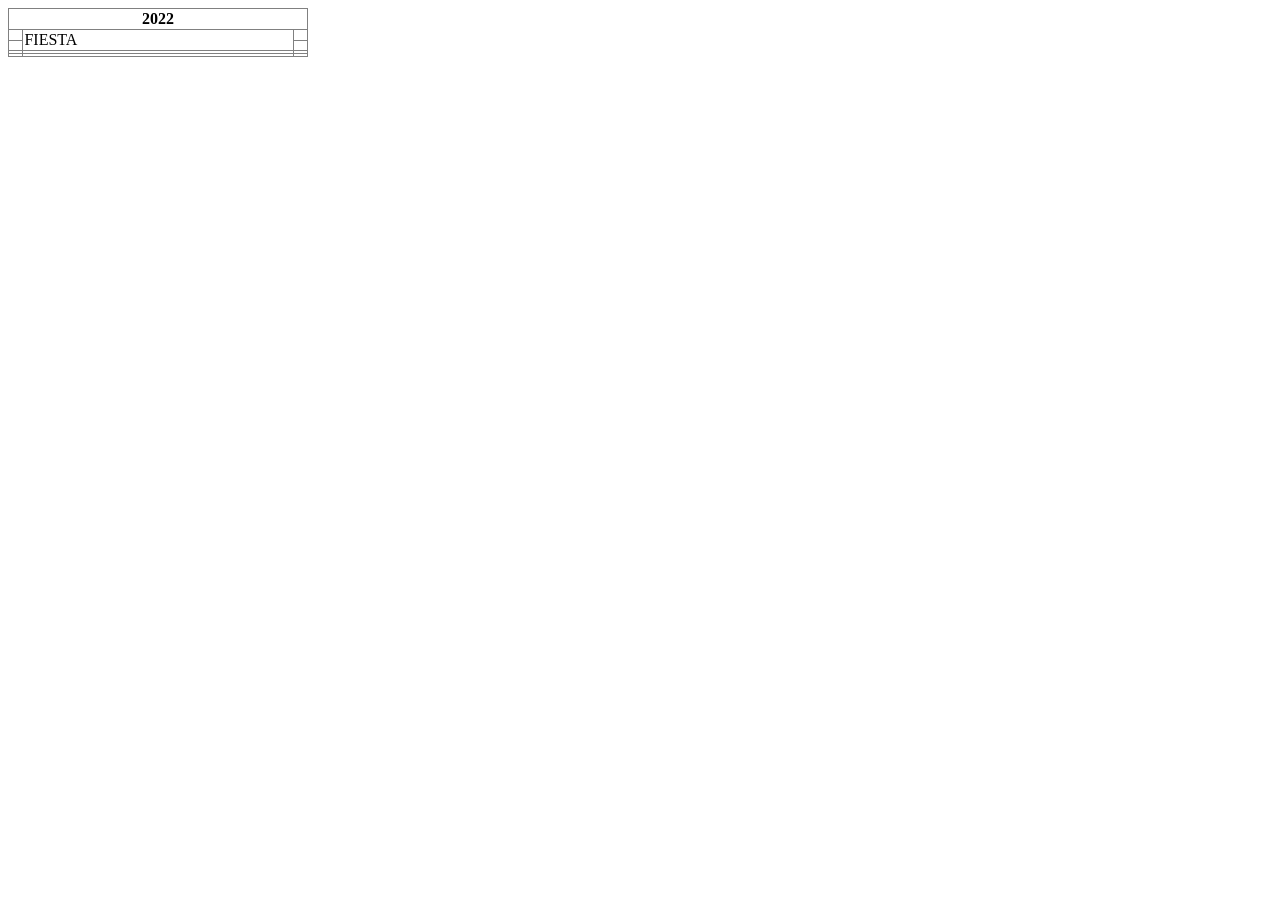
<file: WEB DEV 1 ACTIVITY/Lab-02-D.html>
<!DOCTYPE html>
<html>
<head>
    <title>Lab 02 - D</title>
</head>
<body>

<table border="1" style="width:300px; border-collapse:collapse;">
    <tr>
        <th colspan="3">2022</th>
    </tr>

    <tr>
        <td></td>
        <td rowspan="2">FIESTA</td>
        <td></td>
    </tr>

    <tr>
        <td></td>
        <td></td>
    </tr>

    <tr>
        <td></td>
        <td></td>
        <td></td>
    </tr>

    <tr>
        <td></td>
        <td></td>
        <td></td>
    </tr>
</table>

</body>
</html>
</file>
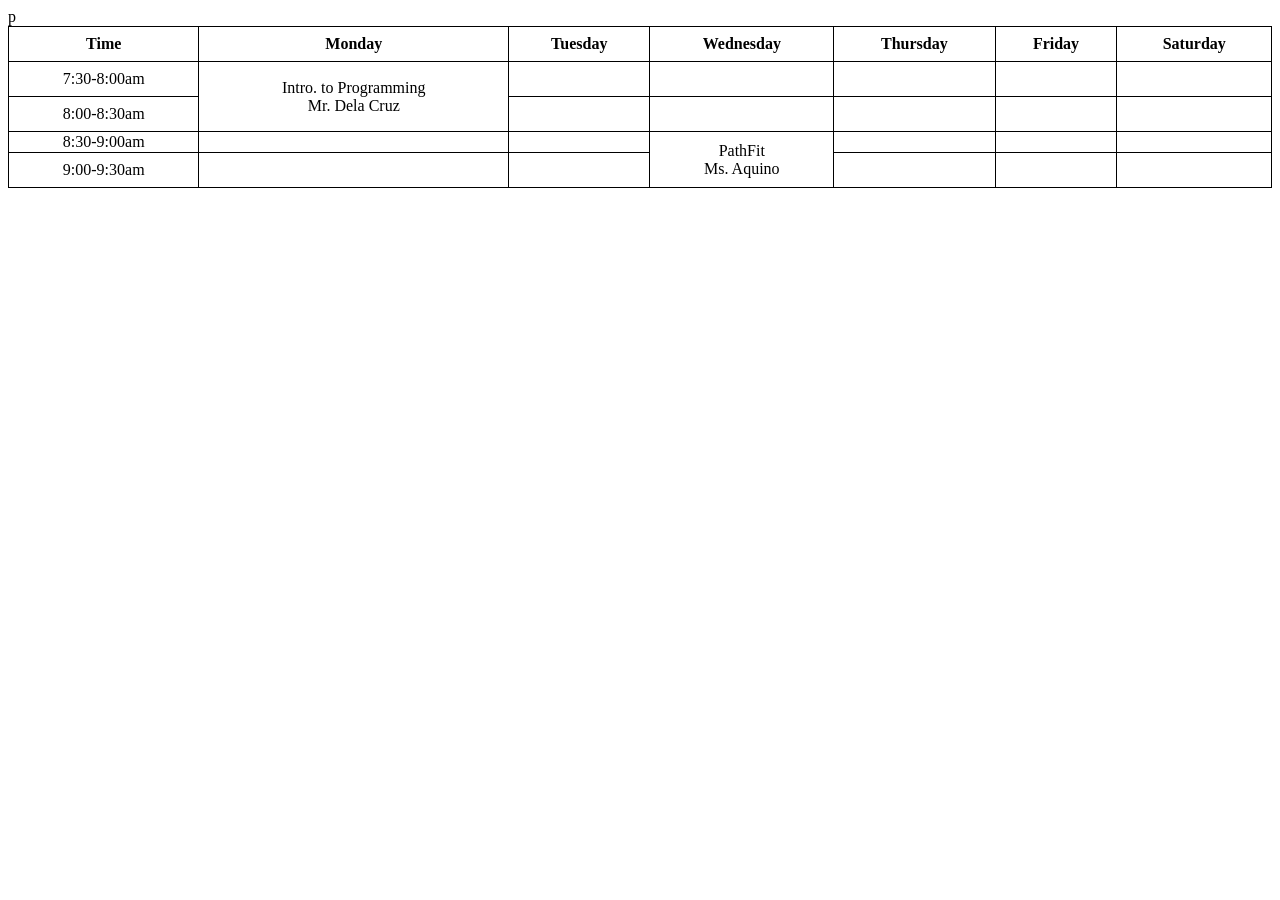
<file: WEB DEV 1 ACTIVITY/Lab-02-E.html>
<!DOCTYPE html>
<html>
<head>
    <title>Lab-02-E</title>
</head>
<body>

<table style="width:100%; border-collapse:collapse; text-align:center;">
    
    <tr>
        <th style="border:1px solid black; padding:8px;">Time</th>
        <th style="border:1px solid black; padding:8px;">Monday</th>
        <th style="border:1px solid black; padding:8px;">Tuesday</th>
        <th style="border:1px solid black; padding:8px;">Wednesday</th>
        <th style="border:1px solid black; padding:8px;">Thursday</th>
        <th style="border:1px solid black; padding:8px;">Friday</th>
        <th style="border:1px solid black; padding:8px;">Saturday</th>
    </tr>
p
    <tr>
        <td style="border:1px solid black; padding:8px;">7:30-8:00am</td>
        <td rowspan="2" style="border:1px solid black; padding:8px;">
            Intro. to Programming<br>
            Mr. Dela Cruz
        </td>
        <td style="border:1px solid black; padding:8px;"></td>
        <td style="border:1px solid black; padding:8px;"></td>
        <td style="border:1px solid black; padding:8px;"></td>
        <td style="border:1px solid black; padding:8px;"></td>
        <td style="border:1px solid black; padding:8px;"></td>
    </tr>

    <tr>
        <td style="border:1px solid black; padding:8px;">8:00-8:30am</td>
        <td style="border:1px solid black; padding:8px;"></td>
        <td style="border:1px solid black; padding:8px;"></td>
        <td style="border:1px solid black; padding:8px;"></td>
        <td style="border:1px solid black; padding:8px;"></td>
        <td style="border:1px solid black; padding:8px;"></td>
    </tr>

    <tr>
        <td style="border:1px solid black; paPdding:8px;">8:30-9:00am</td>
        <td style="border:1px solid black; padding:8px;"></td>
        <td style="border:1px solid black; padding:8px;"></td>
        <td rowspan="2" style="border:1px solid black; padding:8px;">
            PathFit<br>
            Ms. Aquino
        </td>
        <td style="border:1px solid black; padding:8px;"></td>
        <td style="border:1px solid black; padding:8px;"></td>
        <td style="border:1px solid black; padding:8px;"></td>
    </tr>

    <tr>
        <td style="border:1px solid black; padding:8px;">9:00-9:30am</td>
        <td style="border:1px solid black; padding:8px;"></td>
        <td style="border:1px solid black; padding:8px;"></td>
        <td style="border:1px solid black; padding:8px;"></td>
        <td style="border:1px solid black; padding:8px;"></td>
        <td style="border:1px solid black; padding:8px;"></td>
    </tr>

</table>

</body>
</html>
</file>
<file: style.css>
/* THE PURPOSE OF THIS IS TO DEFINE GLOBAL CSS VARIABLES */
:root {
    --bg: #050505;
    --bg-soft: #0a0a0a;
    --card: #101010;
    --card-hover: #151515;

    --red: #ff1f1f;
    --red-bright: #ff3333;

    --white: #f5f5f5;
    --gray: #a0a0a0;
    --gray-dark: #666;

    --border: rgba(255, 31, 31, 0.35);

    --shadow:
        0 0 25px rgba(255, 31, 31, 0.08);

    --max-width: 1180px;
}
            /* THE PURPOSE OF THIS IS TO RESET DEFAULT BROWSER STYLES IBIG SABIHIN ENTIRE PAGES SYA  */
* {
    margin: 0;
    padding: 0;
    box-sizing: border-box;
}

html {
    scroll-behavior: smooth;
    scroll-padding-top: 80px;
}

body {
    font-family: "Roboto", sans-serif;
    background: var(--bg);
    color: var(--white);
    line-height: 1.5;
    overflow-x: hidden;
}

a {
    color: inherit;
    text-decoration: none;
}

img {
    display: block;
    max-width: 100%;
}

        /* THIS IS THE BACKGROUND COLOUR GRADIENTS STYLE */

body::before {
    content: "";
    position: fixed;
    inset: 0;

    background-image:
        linear-gradient(
            rgba(255, 31, 31, 0.025) 1px,
            transparent 1px
        ),
        linear-gradient(
            90deg,
            rgba(255, 31, 31, 0.025) 1px,
            transparent 1px
        );

    background-size: 50px 50px;

    pointer-events: none;
    z-index: -2;
}

body::after {
    content: "";
    position: fixed;

    width: 450px;
    height: 450px;

    top: -180px;
    right: -180px;

    background: rgba(255, 0, 0, 0.06);

    filter: blur(100px);
    border-radius: 50%;

    pointer-events: none;
    z-index: -1;
}

            /* THE PURPOSE OF THIS IS TO DEFINE THE CONTAINER WIDTH */

.container {
    width: min(calc(100% - 40px), var(--max-width));
    margin-inline: auto;
}


        /* THE PURPOSE OF THIS IS TO DEFINE SECTION STYLES */
.section {
    padding: 75px 0;
    position: relative;
}

.section-header {
    margin-bottom: 30px;
}

.section-number {
    color: var(--red);
    font-size: 12px;
    font-weight: 800;
    letter-spacing: 2.5px;
    text-transform: uppercase;
    margin-bottom: 8px;
}

.section-title {
    font-size: clamp(32px, 5vw, 50px);
    line-height: 1.05;
    font-weight: 800;
    letter-spacing: -1.5px;
}

.section-title span {
    color: var(--red);
}

.section-description {
    max-width: 650px;
    margin-top: 10px;

    color: var(--gray);
    font-size: 15px;
    line-height: 1.6;
}


        /* THIS IS THE NAVIAGTION STYLE  */
.navbar {
    position: fixed;
    top: 0;
    left: 0;

    width: 100%;
    z-index: 1000;

    background: rgba(5, 5, 5, 0.9);

    backdrop-filter: blur(14px);
    -webkit-backdrop-filter: blur(14px);

    border-bottom: 1px solid rgba(255, 31, 31, 0.15);
}

.nav-container {
    min-height: 68px;

    display: flex;
    align-items: center;
    justify-content: space-between;
}

.logo {
    display: flex;
    align-items: center;
    gap: 9px;

    font-weight: 900;
    letter-spacing: 1px;
}

.logo-symbol {
    width: 31px;
    height: 31px;

    display: grid;
    place-items: center;

    background: var(--red);
    color: #000;

    font-size: 13px;
    font-weight: 900;

    clip-path: polygon(
        0 0,
        75% 0,
        100% 25%,
        100% 100%,
        25% 100%,
        0 75%
    );
}

.nav-links {
    display: flex;
    align-items: center;
    gap: 2px;

    list-style: none;
}

.nav-links a {
    display: block;

    padding: 9px 11px;

    color: #bdbdbd;

    font-size: 12px;
    font-weight: 600;

    transition:
        color 0.2s ease,
        background 0.2s ease;
}

.nav-links a:hover {
    color: var(--red);
    background: rgba(255, 31, 31, 0.06);
}

        /* THIS IS THE HERO SECTION STYLE WITH ANIMATION */
.hero {
    min-height: 100vh;

    display: flex;
    align-items: center;

    position: relative;

    padding: 100px 0 65px;

    overflow: hidden;
    isolation: isolate;
}

.hero::before {
    content: "";

    position: absolute;

    width: 600px;
    height: 600px;

    right: -170px;
    top: 50%;

    transform: translateY(-50%);

    border-radius: 50%;

    background: radial-gradient(
        circle,
        rgba(255, 31, 31, 0.15) 0%,
        rgba(255, 31, 31, 0.05) 35%,
        transparent 68%
    );

    z-index: -2;
}

.hero::after {
    content: "";

    position: absolute;

    left: 0;
    right: 0;
    bottom: 0;

    height: 1px;

    background: linear-gradient(
        90deg,
        transparent,
        rgba(255, 31, 31, 0.5),
        transparent
    );
}

.hero-content {
    width: 100%;

    display: grid;

    grid-template-columns:
        minmax(0, 1.15fr)
        minmax(300px, 0.65fr);

    align-items: center;

    gap: 55px;
}

.hero-copy {
    position: relative;
    z-index: 2;
}

.hero-status {
    display: inline-flex;
    align-items: center;
    gap: 8px;

    padding: 7px 11px;

    border: 1px solid rgba(255, 31, 31, 0.28);

    background: rgba(255, 31, 31, 0.05);

    color: #d2d2d2;

    font-size: 10px;
    font-weight: 800;

    letter-spacing: 1.8px;
    text-transform: uppercase;
}

.status-dot {
    width: 7px;
    height: 7px;

    border-radius: 50%;

    background: var(--red);

    box-shadow: 0 0 10px var(--red);

    animation: statusPulse 1.8s infinite;
}

@keyframes statusPulse {
    0%,
    100% {
        opacity: 1;
        transform: scale(1);
    }

    50% {
        opacity: 0.45;
        transform: scale(0.75);
    }
}

.hero-eyebrow {
    margin-top: 20px;

    color: var(--red);

    font-size: 12px;
    font-weight: 800;

    letter-spacing: 2.5px;
    text-transform: uppercase;
}

.hero-name {
    margin-top: 10px;

    font-size: clamp(54px, 8vw, 105px);

    line-height: 0.9;

    font-weight: 900;

    letter-spacing: -5px;

    text-transform: uppercase;
}

.hero-name span {
    color: var(--red);

    text-shadow:
        0 0 30px rgba(255, 31, 31, 0.25);
}

.hero-subtitle {
    max-width: 620px;

    margin-top: 22px;

    color: #a8a8a8;

    font-size: clamp(15px, 2vw, 18px);

    line-height: 1.65;
}

.hero-subtitle strong {
    color: var(--white);
    font-weight: 700;
}

.hero-buttons {
    margin-top: 27px;

    display: flex;
    align-items: center;

    gap: 10px;

    flex-wrap: wrap;
}

.btn {
    display: inline-flex;

    align-items: center;
    justify-content: center;

    min-height: 46px;

    padding: 0 20px;

    border: 1px solid var(--red);

    font-size: 11px;
    font-weight: 900;

    letter-spacing: 0.7px;

    transition:
        transform 0.2s ease,
        background 0.2s ease,
        box-shadow 0.2s ease;
}

.btn-primary {
    background: var(--red);
    color: #000;
}

.btn-secondary {
    color: var(--white);

    background: rgba(255, 255, 255, 0.025);

    border-color: rgba(255, 255, 255, 0.18);
}

.btn:hover {
    transform: translateY(-2px);
}

.btn-primary:hover {
    background: #ff3333;

    box-shadow:
        0 0 25px rgba(255, 31, 31, 0.25);
}

.btn-secondary:hover {
    border-color: var(--red);

    background: rgba(255, 31, 31, 0.06);
}

.hero-meta {
    display: flex;
    align-items: center;

    gap: 17px;

    margin-top: 25px;

    color: #777;

    font-size: 10px;
    font-weight: 700;

    letter-spacing: 1.5px;

    text-transform: uppercase;
}

.hero-meta span {
    display: inline-flex;
    align-items: center;

    gap: 6px;
}

.hero-meta span::before {
    content: "";

    width: 5px;
    height: 5px;

    background: var(--red);

    box-shadow:
        0 0 7px rgba(255, 31, 31, 0.5);
}

        /*  HERO SECTION LEFT PANEL DESIGN SYSTEM */
.hero-panel {
    position: relative;

    min-height: 350px;

    display: flex;

    align-items: center;
    justify-content: center;
}

.hero-panel::before {
    content: "";

    position: absolute;

    width: 270px;
    height: 270px;

    border: 1px solid rgba(255, 31, 31, 0.18);

    transform: rotate(45deg);
}

.hero-card {
    position: relative;

    width: min(100%, 330px);

    padding: 25px;

    background: rgba(12, 12, 12, 0.9);

    border: 1px solid rgba(255, 31, 31, 0.35);

    box-shadow:
        0 20px 60px rgba(0, 0, 0, 0.5),
        0 0 30px rgba(255, 31, 31, 0.07);

    backdrop-filter: blur(10px);
}

.hero-card::before,
.hero-card::after {
    content: "";

    position: absolute;

    width: 32px;
    height: 32px;

    border-color: var(--red);
    border-style: solid;
}

.hero-card::before {
    top: -1px;
    left: -1px;

    border-width: 2px 0 0 2px;
}

.hero-card::after {
    right: -1px;
    bottom: -1px;

    border-width: 0 2px 2px 0;
}

.hero-card-label {
    color: var(--red);

    font-size: 10px;
    font-weight: 900;

    letter-spacing: 2px;

    text-transform: uppercase;
}

.hero-card-title {
    margin-top: 10px;

    font-size: 25px;

    line-height: 1.1;

    font-weight: 800;
}

.hero-card-title span {
    color: var(--red);
}

.hero-card-line {
    height: 1px;

    margin: 18px 0;

    background: rgba(255, 255, 255, 0.1);
}

.hero-stat {
    display: flex;

    justify-content: space-between;

    gap: 15px;

    padding: 9px 0;

    border-bottom:
        1px solid rgba(255, 255, 255, 0.06);

    color: #777;

    font-size: 10px;
}

.hero-stat:last-child {
    border-bottom: none;
}

.hero-stat strong {
    color: #e5e5e5;

    font-weight: 700;

    text-align: right;
}

.hero-scroll {
    position: absolute;

    left: 50%;
    bottom: 23px;

    transform: translateX(-50%);

    display: flex;

    flex-direction: column;

    align-items: center;

    gap: 6px;

    color: #666;

    font-size: 9px;
    font-weight: 800;

    letter-spacing: 2px;

    text-transform: uppercase;
}

.hero-scroll::after {
    content: "";

    width: 1px;
    height: 28px;

    background:
        linear-gradient(
            var(--red),
            transparent
        );
}

.hero-line {
    position: absolute;

    width: 1px;
    height: 110px;

    background:
        linear-gradient(
            to bottom,
            transparent,
            var(--red),
            transparent
        );

    opacity: 0.3;
}

.hero-line.left {
    left: 2%;
    bottom: 18%;
}

.hero-line.right {
    right: 2%;
    top: 18%;
}

.hero-corner {
    position: absolute;

    width: 60px;
    height: 60px;

    border-color:
        rgba(255, 31, 31, 0.25);

    border-style: solid;
}

.hero-corner.top-left {
    top: 95px;
    left: 2%;

    border-width: 1px 0 0 1px;
}

.hero-corner.bottom-right {
    right: 2%;
    bottom: 55px;

    border-width: 0 1px 1px 0;
}


        /* THIS IS THE PERSONAL PROFILE  */
.profile-layout {
    display: grid;

    grid-template-columns:
        0.75fr 1.25fr;

    gap: 25px;

    align-items: stretch;
}

        /* THIS IS THE PROFILE PICTURE CARD */
.photo-card {
    min-height: 420px;

    background: var(--card);

    border: 1px solid var(--border);

    position: relative;

    overflow: hidden;

    box-shadow: var(--shadow);
}

.profile-photo {
    width: 100%;
    height: 100%;

    min-height: 420px;

    display: block;

    object-fit: cover;
}


        /* THIS IS THE PERSONAL INFORMATION CARD */
.info-card {
    background: var(--card);

    border: 1px solid var(--border);

    padding: 27px;

    box-shadow: var(--shadow);
}

.mini-label {
    color: var(--red);

    font-size: 10px;
    font-weight: 800;

    letter-spacing: 2px;

    text-transform: uppercase;
}

.bio-title {
    margin-top: 9px;

    font-size: 27px;

    line-height: 1.15;
}

.bio-text {
    margin-top: 12px;

    color: var(--gray);

    font-size: 14px;

    line-height: 1.6;
}

.data-grid {
    margin-top: 22px;

    display: grid;

    grid-template-columns:
        repeat(2, 1fr);

    border-top:
        1px solid rgba(255, 255, 255, 0.08);

    border-left:
        1px solid rgba(255, 255, 255, 0.08);
}

.data-item {
    padding: 14px;

    border-right:
        1px solid rgba(255, 255, 255, 0.08);

    border-bottom:
        1px solid rgba(255, 255, 255, 0.08);
}

.data-item label {
    display: block;

    color: var(--gray-dark);

    font-size: 9px;
    font-weight: 700;

    letter-spacing: 1.4px;

    text-transform: uppercase;

    margin-bottom: 4px;
}

.data-item strong {
    font-size: 13px;
    font-weight: 600;
}

        /* THIS IS THE EDUCATIONAL TIME LINE SYSTEM DESIGN  */
.timeline {
    position: relative;

    max-width: 900px;
}

.timeline::before {
    content: "";

    position: absolute;

    left: 7px;
    top: 0;
    bottom: 0;

    width: 1px;

    background:
        linear-gradient(
            to bottom,
            var(--red),
            rgba(255, 31, 31, 0.05)
        );
}

.timeline-item {
    position: relative;

    padding-left: 38px;

    margin-bottom: 20px;
}

.timeline-item:last-child {
    margin-bottom: 0;
}

.timeline-dot {
    position: absolute;

    left: 1px;
    top: 7px;

    width: 13px;
    height: 13px;

    border: 2px solid var(--red);

    background: var(--bg);

    box-shadow:
        0 0 10px rgba(255, 31, 31, 0.3);
}

.timeline-card {
    padding: 20px;

    background: var(--card);

    border: 1px solid rgba(255, 255, 255, 0.08);

    transition:
        border-color 0.2s ease,
        transform 0.2s ease;
}

.timeline-card:hover {
    transform: translateX(4px);

    border-color: var(--border);
}

.timeline-year {
    color: var(--red);

    font-size: 10px;
    font-weight: 800;

    letter-spacing: 1px;
}

.timeline-card h3 {
    margin-top: 4px;

    font-size: 19px;
}

.timeline-card p {
    margin-top: 4px;

    color: var(--gray);

    font-size: 13px;
}

        /* AFFILIATION SECTION SYSTEM DESIGN  */
.affiliation-card {
    padding: 27px;

    background:
        linear-gradient(
            135deg,
            rgba(255, 31, 31, 0.07),
            rgba(255, 31, 31, 0.01)
        );

    border: 1px solid var(--border);

    position: relative;

    overflow: hidden;
}

.affiliation-card::after {
    content: "AFFILIATION";

    position: absolute;

    right: -25px;
    bottom: 5px;

    color: rgba(255, 31, 31, 0.035);

    font-size: 55px;
    font-weight: 900;

    transform: rotate(-10deg);

    pointer-events: none;
}

.affiliation-card h3 {
    margin-top: 7px;

    font-size: 26px;
}

.affiliation-date {
    margin-top: 8px;

    color: var(--gray);

    font-size: 13px;
}

.affiliation-date strong {
    color: var(--white);

    font-weight: 600;
}

        /* HOBBIES AND INTEREST SECTION SYSTEM DESIGN  */

.interest-grid {
    display: grid;

    grid-template-columns:
        repeat(3, 1fr);

    gap: 15px;
}

.interest-card {
    padding: 20px;

    background: var(--card);

    border: 1px solid rgba(255, 255, 255, 0.08);

    transition:
        transform 0.2s ease,
        border-color 0.2s ease,
        background 0.2s ease;
}

.interest-card:hover {
    transform: translateY(-3px);

    border-color: var(--border);

    background: var(--card-hover);

    box-shadow: var(--shadow);
}

.interest-icon {
    width: 38px;
    height: 38px;

    display: grid;

    place-items: center;

    margin-bottom: 12px;

    border: 1px solid var(--border);

    color: var(--red);

    font-size: 13px;
    font-weight: 900;
}

.interest-card h3 {
    font-size: 17px;
}

.interest-card p {
    margin-top: 5px;

    color: var(--gray);

    font-size: 13px;

    line-height: 1.5;
}

.skill-tags {
    margin-top: 12px;

    display: flex;

    flex-wrap: wrap;

    gap: 5px;
}

.tag {
    padding: 4px 7px;

    border: 1px solid rgba(255, 31, 31, 0.25);

    color: #cfcfcf;

    font-size: 9px;
    font-weight: 600;
}


        /* DAILY SECTION SYSTEM DESIGN  */
.schedule-wrapper {
    overflow-x: auto;

    border:
        1px solid rgba(255, 255, 255, 0.08);
}

.schedule {
    width: 100%;

    border-collapse: collapse;

    min-width: 680px;
}

.schedule th {
    padding: 12px 14px;

    background: var(--red);

    color: #000;

    text-align: left;

    font-size: 10px;
    font-weight: 800;

    text-transform: uppercase;

    letter-spacing: 1px;
}

.schedule td {
    padding: 12px 14px;

    border-bottom:
        1px solid rgba(255, 255, 255, 0.07);

    color: #d5d5d5;

    font-size: 12px;

    line-height: 1.4;
}

.schedule tr:last-child td {
    border-bottom: none;
}

.schedule tr:hover td {
    background: rgba(255, 31, 31, 0.035);
}

.time {
    color: var(--red) !important;

    font-weight: 800;

    white-space: nowrap;
}


        /* FOOTER SECTION  */
footer {
    padding: 28px 0;

    border-top:
        1px solid rgba(255, 31, 31, 0.15);

    background: #030303;
}

.footer-content {
    display: flex;

    align-items: center;

    justify-content: space-between;

    gap: 15px;
}

.footer-name {
    font-weight: 800;

    font-size: 14px;
}

.footer-name span {
    color: var(--red);
}

.copyright {
    color: var(--gray-dark);

    font-size: 11px;
}
        /* VERY IMPORTANT TO FUCOS ACCIBILITY */
a:focus-visible {
    outline: 2px solid var(--red);
    outline-offset: 4px;
}


    /* REDUCE MOTION */
@media (prefers-reduced-motion: reduce) {

    html {
        scroll-behavior: auto;
    }

    *,
    *::before,
    *::after {
        animation: none !important;
        transition: none !important;
    }
}
</file>
<file: Digital Profile/style.css>
/* THE PURPOSE OF THIS IS TO DEFINE GLOBAL CSS VARIABLES */
:root {
    --bg: #050505;
    --bg-soft: #0a0a0a;
    --card: #101010;
    --card-hover: #151515;

    --red: #ff1f1f;
    --red-bright: #ff3333;

    --white: #f5f5f5;
    --gray: #a0a0a0;
    --gray-dark: #666;

    --border: rgba(255, 31, 31, 0.35);

    --shadow:
        0 0 25px rgba(255, 31, 31, 0.08);

    --max-width: 1180px;
}
            /* THE PURPOSE OF THIS IS TO RESET DEFAULT BROWSER STYLES IBIG SABIHIN ENTIRE PAGES SYA  */
* {
    margin: 0;
    padding: 0;
    box-sizing: border-box;
}

html {
    scroll-behavior: smooth;
    scroll-padding-top: 80px;
}

body {
    font-family: "Roboto", sans-serif;
    background: var(--bg);
    color: var(--white);
    line-height: 1.5;
    overflow-x: hidden;
}

a {
    color: inherit;
    text-decoration: none;
}

img {
    display: block;
    max-width: 100%;
}

        /* THIS IS THE BACKGROUND COLOUR GRADIENTS STYLE */

body::before {
    content: "";
    position: fixed;
    inset: 0;

    background-image:
        linear-gradient(
            rgba(255, 31, 31, 0.025) 1px,
            transparent 1px
        ),
        linear-gradient(
            90deg,
            rgba(255, 31, 31, 0.025) 1px,
            transparent 1px
        );

    background-size: 50px 50px;

    pointer-events: none;
    z-index: -2;
}

body::after {
    content: "";
    position: fixed;

    width: 450px;
    height: 450px;

    top: -180px;
    right: -180px;

    background: rgba(255, 0, 0, 0.06);

    filter: blur(100px);
    border-radius: 50%;

    pointer-events: none;
    z-index: -1;
}

            /* THE PURPOSE OF THIS IS TO DEFINE THE CONTAINER WIDTH */

.container {
    width: min(calc(100% - 40px), var(--max-width));
    margin-inline: auto;
}


        /* THE PURPOSE OF THIS IS TO DEFINE SECTION STYLES */
.section {
    padding: 75px 0;
    position: relative;
}

.section-header {
    margin-bottom: 30px;
}

.section-number {
    color: var(--red);
    font-size: 12px;
    font-weight: 800;
    letter-spacing: 2.5px;
    text-transform: uppercase;
    margin-bottom: 8px;
}

.section-title {
    font-size: clamp(32px, 5vw, 50px);
    line-height: 1.05;
    font-weight: 800;
    letter-spacing: -1.5px;
}

.section-title span {
    color: var(--red);
}

.section-description {
    max-width: 650px;
    margin-top: 10px;

    color: var(--gray);
    font-size: 15px;
    line-height: 1.6;
}


        /* THIS IS THE NAVIAGTION STYLE  */
.navbar {
    position: fixed;
    top: 0;
    left: 0;

    width: 100%;
    z-index: 1000;

    background: rgba(5, 5, 5, 0.9);

    backdrop-filter: blur(14px);
    -webkit-backdrop-filter: blur(14px);

    border-bottom: 1px solid rgba(255, 31, 31, 0.15);
}

.nav-container {
    min-height: 68px;

    display: flex;
    align-items: center;
    justify-content: space-between;
}

.logo {
    display: flex;
    align-items: center;
    gap: 9px;

    font-weight: 900;
    letter-spacing: 1px;
}

.logo-symbol {
    width: 31px;
    height: 31px;

    display: grid;
    place-items: center;

    background: var(--red);
    color: #000;

    font-size: 13px;
    font-weight: 900;

    clip-path: polygon(
        0 0,
        75% 0,
        100% 25%,
        100% 100%,
        25% 100%,
        0 75%
    );
}

.nav-links {
    display: flex;
    align-items: center;
    gap: 2px;

    list-style: none;
}

.nav-links a {
    display: block;

    padding: 9px 11px;

    color: #bdbdbd;

    font-size: 12px;
    font-weight: 600;

    transition:
        color 0.2s ease,
        background 0.2s ease;
}

.nav-links a:hover {
    color: var(--red);
    background: rgba(255, 31, 31, 0.06);
}

        /* THIS IS THE HERO SECTION STYLE WITH ANIMATION */
.hero {
    min-height: 100vh;

    display: flex;
    align-items: center;

    position: relative;

    padding: 100px 0 65px;

    overflow: hidden;
    isolation: isolate;
}

.hero::before {
    content: "";

    position: absolute;

    width: 600px;
    height: 600px;

    right: -170px;
    top: 50%;

    transform: translateY(-50%);

    border-radius: 50%;

    background: radial-gradient(
        circle,
        rgba(255, 31, 31, 0.15) 0%,
        rgba(255, 31, 31, 0.05) 35%,
        transparent 68%
    );

    z-index: -2;
}

.hero::after {
    content: "";

    position: absolute;

    left: 0;
    right: 0;
    bottom: 0;

    height: 1px;

    background: linear-gradient(
        90deg,
        transparent,
        rgba(255, 31, 31, 0.5),
        transparent
    );
}

.hero-content {
    width: 100%;

    display: grid;

    grid-template-columns:
        minmax(0, 1.15fr)
        minmax(300px, 0.65fr);

    align-items: center;

    gap: 55px;
}

.hero-copy {
    position: relative;
    z-index: 2;
}

.hero-status {
    display: inline-flex;
    align-items: center;
    gap: 8px;

    padding: 7px 11px;

    border: 1px solid rgba(255, 31, 31, 0.28);

    background: rgba(255, 31, 31, 0.05);

    color: #d2d2d2;

    font-size: 10px;
    font-weight: 800;

    letter-spacing: 1.8px;
    text-transform: uppercase;
}

.status-dot {
    width: 7px;
    height: 7px;

    border-radius: 50%;

    background: var(--red);

    box-shadow: 0 0 10px var(--red);

    animation: statusPulse 1.8s infinite;
}

@keyframes statusPulse {
    0%,
    100% {
        opacity: 1;
        transform: scale(1);
    }

    50% {
        opacity: 0.45;
        transform: scale(0.75);
    }
}

.hero-eyebrow {
    margin-top: 20px;

    color: var(--red);

    font-size: 12px;
    font-weight: 800;

    letter-spacing: 2.5px;
    text-transform: uppercase;
}

.hero-name {
    margin-top: 10px;

    font-size: clamp(54px, 8vw, 105px);

    line-height: 0.9;

    font-weight: 900;

    letter-spacing: -5px;

    text-transform: uppercase;
}

.hero-name span {
    color: var(--red);

    text-shadow:
        0 0 30px rgba(255, 31, 31, 0.25);
}

.hero-subtitle {
    max-width: 620px;

    margin-top: 22px;

    color: #a8a8a8;

    font-size: clamp(15px, 2vw, 18px);

    line-height: 1.65;
}

.hero-subtitle strong {
    color: var(--white);
    font-weight: 700;
}

.hero-buttons {
    margin-top: 27px;

    display: flex;
    align-items: center;

    gap: 10px;

    flex-wrap: wrap;
}

.btn {
    display: inline-flex;

    align-items: center;
    justify-content: center;

    min-height: 46px;

    padding: 0 20px;

    border: 1px solid var(--red);

    font-size: 11px;
    font-weight: 900;

    letter-spacing: 0.7px;

    transition:
        transform 0.2s ease,
        background 0.2s ease,
        box-shadow 0.2s ease;
}

.btn-primary {
    background: var(--red);
    color: #000;
}

.btn-secondary {
    color: var(--white);

    background: rgba(255, 255, 255, 0.025);

    border-color: rgba(255, 255, 255, 0.18);
}

.btn:hover {
    transform: translateY(-2px);
}

.btn-primary:hover {
    background: #ff3333;

    box-shadow:
        0 0 25px rgba(255, 31, 31, 0.25);
}

.btn-secondary:hover {
    border-color: var(--red);

    background: rgba(255, 31, 31, 0.06);
}

.hero-meta {
    display: flex;
    align-items: center;

    gap: 17px;

    margin-top: 25px;

    color: #777;

    font-size: 10px;
    font-weight: 700;

    letter-spacing: 1.5px;

    text-transform: uppercase;
}

.hero-meta span {
    display: inline-flex;
    align-items: center;

    gap: 6px;
}

.hero-meta span::before {
    content: "";

    width: 5px;
    height: 5px;

    background: var(--red);

    box-shadow:
        0 0 7px rgba(255, 31, 31, 0.5);
}

        /*  HERO SECTION LEFT PANEL DESIGN SYSTEM */
.hero-panel {
    position: relative;

    min-height: 350px;

    display: flex;

    align-items: center;
    justify-content: center;
}

.hero-panel::before {
    content: "";

    position: absolute;

    width: 270px;
    height: 270px;

    border: 1px solid rgba(255, 31, 31, 0.18);

    transform: rotate(45deg);
}

.hero-card {
    position: relative;

    width: min(100%, 330px);

    padding: 25px;

    background: rgba(12, 12, 12, 0.9);

    border: 1px solid rgba(255, 31, 31, 0.35);

    box-shadow:
        0 20px 60px rgba(0, 0, 0, 0.5),
        0 0 30px rgba(255, 31, 31, 0.07);

    backdrop-filter: blur(10px);
}

.hero-card::before,
.hero-card::after {
    content: "";

    position: absolute;

    width: 32px;
    height: 32px;

    border-color: var(--red);
    border-style: solid;
}

.hero-card::before {
    top: -1px;
    left: -1px;

    border-width: 2px 0 0 2px;
}

.hero-card::after {
    right: -1px;
    bottom: -1px;

    border-width: 0 2px 2px 0;
}

.hero-card-label {
    color: var(--red);

    font-size: 10px;
    font-weight: 900;

    letter-spacing: 2px;

    text-transform: uppercase;
}

.hero-card-title {
    margin-top: 10px;

    font-size: 25px;

    line-height: 1.1;

    font-weight: 800;
}

.hero-card-title span {
    color: var(--red);
}

.hero-card-line {
    height: 1px;

    margin: 18px 0;

    background: rgba(255, 255, 255, 0.1);
}

.hero-stat {
    display: flex;

    justify-content: space-between;

    gap: 15px;

    padding: 9px 0;

    border-bottom:
        1px solid rgba(255, 255, 255, 0.06);

    color: #777;

    font-size: 10px;
}

.hero-stat:last-child {
    border-bottom: none;
}

.hero-stat strong {
    color: #e5e5e5;

    font-weight: 700;

    text-align: right;
}

.hero-scroll {
    position: absolute;

    left: 50%;
    bottom: 23px;

    transform: translateX(-50%);

    display: flex;

    flex-direction: column;

    align-items: center;

    gap: 6px;

    color: #666;

    font-size: 9px;
    font-weight: 800;

    letter-spacing: 2px;

    text-transform: uppercase;
}

.hero-scroll::after {
    content: "";

    width: 1px;
    height: 28px;

    background:
        linear-gradient(
            var(--red),
            transparent
        );
}

.hero-line {
    position: absolute;

    width: 1px;
    height: 110px;

    background:
        linear-gradient(
            to bottom,
            transparent,
            var(--red),
            transparent
        );

    opacity: 0.3;
}

.hero-line.left {
    left: 2%;
    bottom: 18%;
}

.hero-line.right {
    right: 2%;
    top: 18%;
}

.hero-corner {
    position: absolute;

    width: 60px;
    height: 60px;

    border-color:
        rgba(255, 31, 31, 0.25);

    border-style: solid;
}

.hero-corner.top-left {
    top: 95px;
    left: 2%;

    border-width: 1px 0 0 1px;
}

.hero-corner.bottom-right {
    right: 2%;
    bottom: 55px;

    border-width: 0 1px 1px 0;
}


        /* THIS IS THE PERSONAL PROFILE  */
.profile-layout {
    display: grid;

    grid-template-columns:
        0.75fr 1.25fr;

    gap: 25px;

    align-items: stretch;
}

        /* THIS IS THE PROFILE PICTURE CARD */
.photo-card {
    min-height: 420px;

    background: var(--card);

    border: 1px solid var(--border);

    position: relative;

    overflow: hidden;

    box-shadow: var(--shadow);
}

.profile-photo {
    width: 100%;
    height: 100%;

    min-height: 420px;

    display: block;

    object-fit: cover;
}


        /* THIS IS THE PERSONAL INFORMATION CARD */
.info-card {
    background: var(--card);

    border: 1px solid var(--border);

    padding: 27px;

    box-shadow: var(--shadow);
}

.mini-label {
    color: var(--red);

    font-size: 10px;
    font-weight: 800;

    letter-spacing: 2px;

    text-transform: uppercase;
}

.bio-title {
    margin-top: 9px;

    font-size: 27px;

    line-height: 1.15;
}

.bio-text {
    margin-top: 12px;

    color: var(--gray);

    font-size: 14px;

    line-height: 1.6;
}

.data-grid {
    margin-top: 22px;

    display: grid;

    grid-template-columns:
        repeat(2, 1fr);

    border-top:
        1px solid rgba(255, 255, 255, 0.08);

    border-left:
        1px solid rgba(255, 255, 255, 0.08);
}

.data-item {
    padding: 14px;

    border-right:
        1px solid rgba(255, 255, 255, 0.08);

    border-bottom:
        1px solid rgba(255, 255, 255, 0.08);
}

.data-item label {
    display: block;

    color: var(--gray-dark);

    font-size: 9px;
    font-weight: 700;

    letter-spacing: 1.4px;

    text-transform: uppercase;

    margin-bottom: 4px;
}

.data-item strong {
    font-size: 13px;
    font-weight: 600;
}

        /* THIS IS THE EDUCATIONAL TIME LINE SYSTEM DESIGN  */
.timeline {
    position: relative;

    max-width: 900px;
}

.timeline::before {
    content: "";

    position: absolute;

    left: 7px;
    top: 0;
    bottom: 0;

    width: 1px;

    background:
        linear-gradient(
            to bottom,
            var(--red),
            rgba(255, 31, 31, 0.05)
        );
}

.timeline-item {
    position: relative;

    padding-left: 38px;

    margin-bottom: 20px;
}

.timeline-item:last-child {
    margin-bottom: 0;
}

.timeline-dot {
    position: absolute;

    left: 1px;
    top: 7px;

    width: 13px;
    height: 13px;

    border: 2px solid var(--red);

    background: var(--bg);

    box-shadow:
        0 0 10px rgba(255, 31, 31, 0.3);
}

.timeline-card {
    padding: 20px;

    background: var(--card);

    border: 1px solid rgba(255, 255, 255, 0.08);

    transition:
        border-color 0.2s ease,
        transform 0.2s ease;
}

.timeline-card:hover {
    transform: translateX(4px);

    border-color: var(--border);
}

.timeline-year {
    color: var(--red);

    font-size: 10px;
    font-weight: 800;

    letter-spacing: 1px;
}

.timeline-card h3 {
    margin-top: 4px;

    font-size: 19px;
}

.timeline-card p {
    margin-top: 4px;

    color: var(--gray);

    font-size: 13px;
}

        /* AFFILIATION SECTION SYSTEM DESIGN  */
.affiliation-card {
    padding: 27px;

    background:
        linear-gradient(
            135deg,
            rgba(255, 31, 31, 0.07),
            rgba(255, 31, 31, 0.01)
        );

    border: 1px solid var(--border);

    position: relative;

    overflow: hidden;
}

.affiliation-card::after {
    content: "AFFILIATION";

    position: absolute;

    right: -25px;
    bottom: 5px;

    color: rgba(255, 31, 31, 0.035);

    font-size: 55px;
    font-weight: 900;

    transform: rotate(-10deg);

    pointer-events: none;
}

.affiliation-card h3 {
    margin-top: 7px;

    font-size: 26px;
}

.affiliation-date {
    margin-top: 8px;

    color: var(--gray);

    font-size: 13px;
}

.affiliation-date strong {
    color: var(--white);

    font-weight: 600;
}

        /* HOBBIES AND INTEREST SECTION SYSTEM DESIGN  */

.interest-grid {
    display: grid;

    grid-template-columns:
        repeat(3, 1fr);

    gap: 15px;
}

.interest-card {
    padding: 20px;

    background: var(--card);

    border: 1px solid rgba(255, 255, 255, 0.08);

    transition:
        transform 0.2s ease,
        border-color 0.2s ease,
        background 0.2s ease;
}

.interest-card:hover {
    transform: translateY(-3px);

    border-color: var(--border);

    background: var(--card-hover);

    box-shadow: var(--shadow);
}

.interest-icon {
    width: 38px;
    height: 38px;

    display: grid;

    place-items: center;

    margin-bottom: 12px;

    border: 1px solid var(--border);

    color: var(--red);

    font-size: 13px;
    font-weight: 900;
}

.interest-card h3 {
    font-size: 17px;
}

.interest-card p {
    margin-top: 5px;

    color: var(--gray);

    font-size: 13px;

    line-height: 1.5;
}

.skill-tags {
    margin-top: 12px;

    display: flex;

    flex-wrap: wrap;

    gap: 5px;
}

.tag {
    padding: 4px 7px;

    border: 1px solid rgba(255, 31, 31, 0.25);

    color: #cfcfcf;

    font-size: 9px;
    font-weight: 600;
}


        /* DAILY SECTION SYSTEM DESIGN  */
.schedule-wrapper {
    overflow-x: auto;

    border:
        1px solid rgba(255, 255, 255, 0.08);
}

.schedule {
    width: 100%;

    border-collapse: collapse;

    min-width: 680px;
}

.schedule th {
    padding: 12px 14px;

    background: var(--red);

    color: #000;

    text-align: left;

    font-size: 10px;
    font-weight: 800;

    text-transform: uppercase;

    letter-spacing: 1px;
}

.schedule td {
    padding: 12px 14px;

    border-bottom:
        1px solid rgba(255, 255, 255, 0.07);

    color: #d5d5d5;

    font-size: 12px;

    line-height: 1.4;
}

.schedule tr:last-child td {
    border-bottom: none;
}

.schedule tr:hover td {
    background: rgba(255, 31, 31, 0.035);
}

.time {
    color: var(--red) !important;

    font-weight: 800;

    white-space: nowrap;
}


        /* FOOTER SECTION  */
footer {
    padding: 28px 0;

    border-top:
        1px solid rgba(255, 31, 31, 0.15);

    background: #030303;
}

.footer-content {
    display: flex;

    align-items: center;

    justify-content: space-between;

    gap: 15px;
}

.footer-name {
    font-weight: 800;

    font-size: 14px;
}

.footer-name span {
    color: var(--red);
}

.copyright {
    color: var(--gray-dark);

    font-size: 11px;
}
        /* VERY IMPORTANT TO FUCOS ACCIBILITY */
a:focus-visible {
    outline: 2px solid var(--red);
    outline-offset: 4px;
}


    /* REDUCE MOTION */
@media (prefers-reduced-motion: reduce) {

    html {
        scroll-behavior: auto;
    }

    *,
    *::before,
    *::after {
        animation: none !important;
        transition: none !important;
    }
}
</file>
